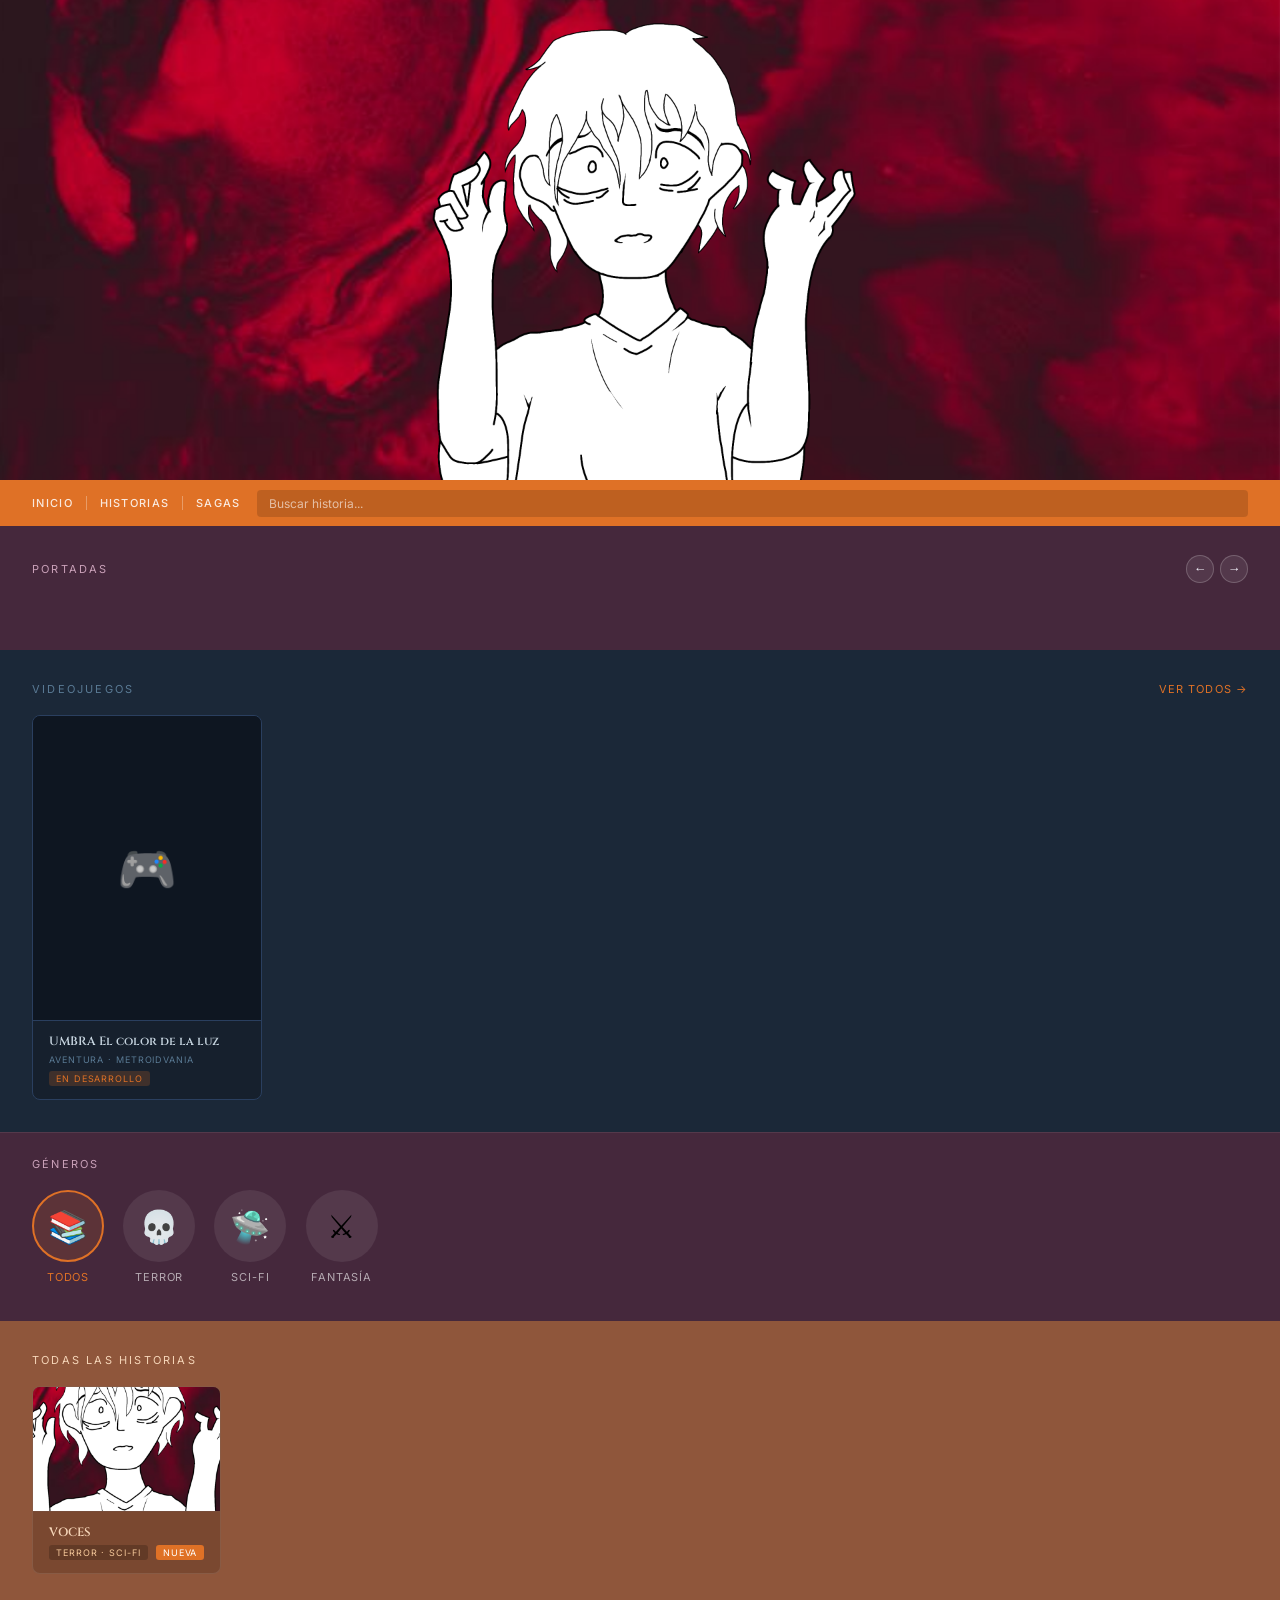
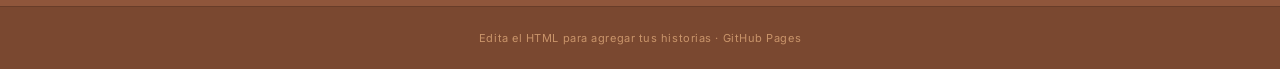
<file: index.html>
<!DOCTYPE html>
<html lang="es">
<head>
  <meta charset="UTF-8">
  <meta name="viewport" content="width=device-width, initial-scale=1.0">
  <title>JK-Tlahtolli</title>
  <link rel="stylesheet" href="style.css">
  <link href="https://fonts.googleapis.com/css2?family=Cinzel:wght@400;600&family=Inter:wght@300;400;500&display=swap" rel="stylesheet">
</head>
<body>

  <header class="banner">
    <img src="imagenes/BannerV1.png" alt="Banner" style="width:100%;height:100%;object-fit:cover;">
  </header>

  <nav class="barra">
    <div class="barra-nav">
      <a href="index.html" class="barra-link">Inicio</a>
      <div class="barra-sep"></div>
      <a href="#historias" class="barra-link">Historias</a>
      <div class="barra-sep"></div>
      <a href="#sagas" class="barra-link">Sagas</a>
    </div>
    <input class="barra-busqueda" type="text" placeholder="Buscar historia..." id="busqueda">
  </nav>

  <section class="carrusel-wrap">
    <div class="carrusel-header">
      <span class="carrusel-titulo">Portadas</span>
      <div class="carrusel-nav">
        <button class="nav-btn" id="prev" aria-label="Anterior">&#8592;</button>
        <button class="nav-btn" id="next" aria-label="Siguiente">&#8594;</button>
      </div>
    </div>
    <div class="carrusel-pista-wrap">
      <div class="carrusel-pista" id="pista">

     <!--   <div class="slide" onclick="location.href='historias/voces/index.html'">
          <div class="slide-portada">
            <img src="historias/voces/imagenes/VocesPH.png" alt="VOCES">
          </div>
          <p class="slide-titulo">VOCES</p>
          <span class="slide-tag">Terror · Sci-fi</span>
        </div>

        <div class="slide" onclick="location.href='historias/cenizas/index.html'">
          <div class="slide-portada">Portada</div>
          <p class="slide-titulo">Yarbatashy</p>
          <span class="slide-tag">Fantasía épica</span>
        </div>

        <!-- PLANTILLA SLIDE:
        <div class="slide" onclick="location.href='historias/tu-historia/index.html'">
          <div class="slide-portada">
            <img src="historias/tu-historia/imagenes/portada.jpg" alt="Título">
          </div>
          <p class="slide-titulo">Título</p>
          <span class="slide-tag">Género</span>
        </div>
        -->

      </div>
    </div>
    <div class="carrusel-dots" id="dots"></div>
  </section>

  <section class="sagas-wrap" id="sagas" style="display:none">
    <div class="saga-tabs-bar" id="saga-tabs"></div>
    <div class="sagas-body">
      <div class="saga-portada-wrap">
        <div class="saga-portada-bg" id="saga-bg"></div>
        <div class="saga-portada-overlay"></div>
        <div class="saga-portada-info" id="saga-nombre"></div>
      </div>
      <div class="saga-historias-outer">
        <button class="saga-flecha" id="saga-prev">&#8592;</button>
        <div class="saga-historias-pista-wrap">
          <div class="saga-historias-pista" id="saga-historias"></div>
        </div>
        <button class="saga-flecha" id="saga-next">&#8594;</button>
      </div>
    </div>
  </section>

  <!-- GÉNEROS -->
  
  <section class="juegos-wrap" id="juegos">
    <div class="juegos-header">
      <span class="juegos-label">Videojuegos</span>
      <a href="juegos/index.html" class="juegos-ver-todos">Ver todos →</a>
    </div>
    <div class="juegos-grid">

      <a href="juegos/UMBRA/index.html" class="juego-tarjeta">
        <div class="juego-portada">
          <!-- PORTADA DEL JUEGO:
               Reemplaza el emoji por:
               <img src="juegos/juego-ejemplo/imagenes/portada.jpg" alt="Nombre"> -->
          🎮
        </div>
        <div class="juego-info">
          <p class="juego-titulo">UMBRA El color de la luz</p>
          <div class="juego-meta">
            <span class="juego-tag">Aventura · Metroidvania</span>
            <span class="juego-estado en-desarrollo">En desarrollo</span>
          </div>
        </div>
      </a>
      <!-- PLANTILLA — copia para agregar más juegos:
      <a href="juegos/tu-juego/index.html" class="juego-tarjeta">
        <div class="juego-portada">
          <img src="juegos/tu-juego/imagenes/portada.jpg" alt="Nombre">
        </div>
        <div class="juego-info">
          <p class="juego-titulo">Título del Juego</p>
          <div class="juego-meta">
            <span class="juego-tag">Género</span>
            <span class="juego-estado en-desarrollo">En desarrollo</span>
          </div>
        </div>
      </a>
      -->

    </div>
  </section>

  <section class="generos-wrap">
    <p class="generos-label">Géneros</p>
    <div class="generos-lista">

      <div class="genero activo" data-genero="todos" onclick="filtrarGenero(this)">
        <div class="genero-icono">
          <!-- Con imagen: <img src="imagenes/generos/todos.png" alt="Todos"> -->
          <span class="genero-icono-emoji">📚</span>
        </div>
        <span class="genero-nombre">Todos</span>
      </div>

      <div class="genero" data-genero="terror" onclick="filtrarGenero(this)">
        <div class="genero-icono">
          <!-- Con imagen: <img src="imagenes/generos/terror.png" alt="Terror"> -->
          <span class="genero-icono-emoji">💀</span>
        </div>
        <span class="genero-nombre">Terror</span>
      </div>

      <div class="genero" data-genero="sci-fi" onclick="filtrarGenero(this)">
        <div class="genero-icono">
          <!-- Con imagen: <img src="imagenes/generos/scifi.png" alt="Sci-fi"> -->
          <span class="genero-icono-emoji">🛸</span>
        </div>
        <span class="genero-nombre">Sci-fi</span>
      </div>

      <div class="genero" data-genero="fantasia" onclick="filtrarGenero(this)">
        <div class="genero-icono">
          <span class="genero-icono-emoji">⚔</span>
        </div>
        <span class="genero-nombre">Fantasía</span>
      </div>

      <!-- PLANTILLA — copia para agregar más géneros:
      <div class="genero" data-genero="nombre-genero" onclick="filtrarGenero(this)">
        <div class="genero-icono">
          <img src="imagenes/generos/nombre.png" alt="Género">
        </div>
        <span class="genero-nombre">Nombre</span>
      </div>
      -->

    </div>
  </section>

  <section class="extension" id="historias">
    <p class="ext-label">Todas las historias</p>
    <p class="sin-resultados" id="sin-resultados">No hay historias en este género todavía.</p>
    <div class="grid" id="grid-historias">

      <a href="historias/voces/index.html" class="tarjeta" data-generos="terror sci-fi">
        <div class="tarjeta-portada">
          <img src="historias/voces/imagenes/VocesPH.png" alt="VOCES">
        </div>
        <div class="tarjeta-info">
          <p class="tarjeta-titulo">VOCES</p>
          <div class="tarjeta-meta">
            <span class="tag">Terror · Sci-fi</span>
            <span class="nueva">Nueva</span>
          </div>
        </div>
      </a>

      <!-- PLANTILLA TARJETA:
      <a href="historias/tu-historia/index.html" class="tarjeta">
        <div class="tarjeta-portada">
          <img src="historias/tu-historia/imagenes/portada.jpg" alt="Título">
        </div>
        <div class="tarjeta-info">
          <p class="tarjeta-titulo">Título</p>
          <div class="tarjeta-meta">
            <span class="tag">Género</span>
            <span class="estado">Cap. 1</span>
          </div>
        </div>
      </a>

      <div class="tarjeta vacia">
        <div>
          <div class="vacia-icono">+</div>
          <p class="vacia-texto">Nueva historia</p>
        </div>
      </div>
      -->

    </div>
  </section>

  <footer class="pie">
    <p>Edita el HTML para agregar tus historias · <a href="https://pages.github.com" target="_blank" style="color:inherit">GitHub Pages</a></p>
  </footer>

  <script src="script.js"></script>
  <script src="sagas.js"></script>
</body>
</html>
</file>
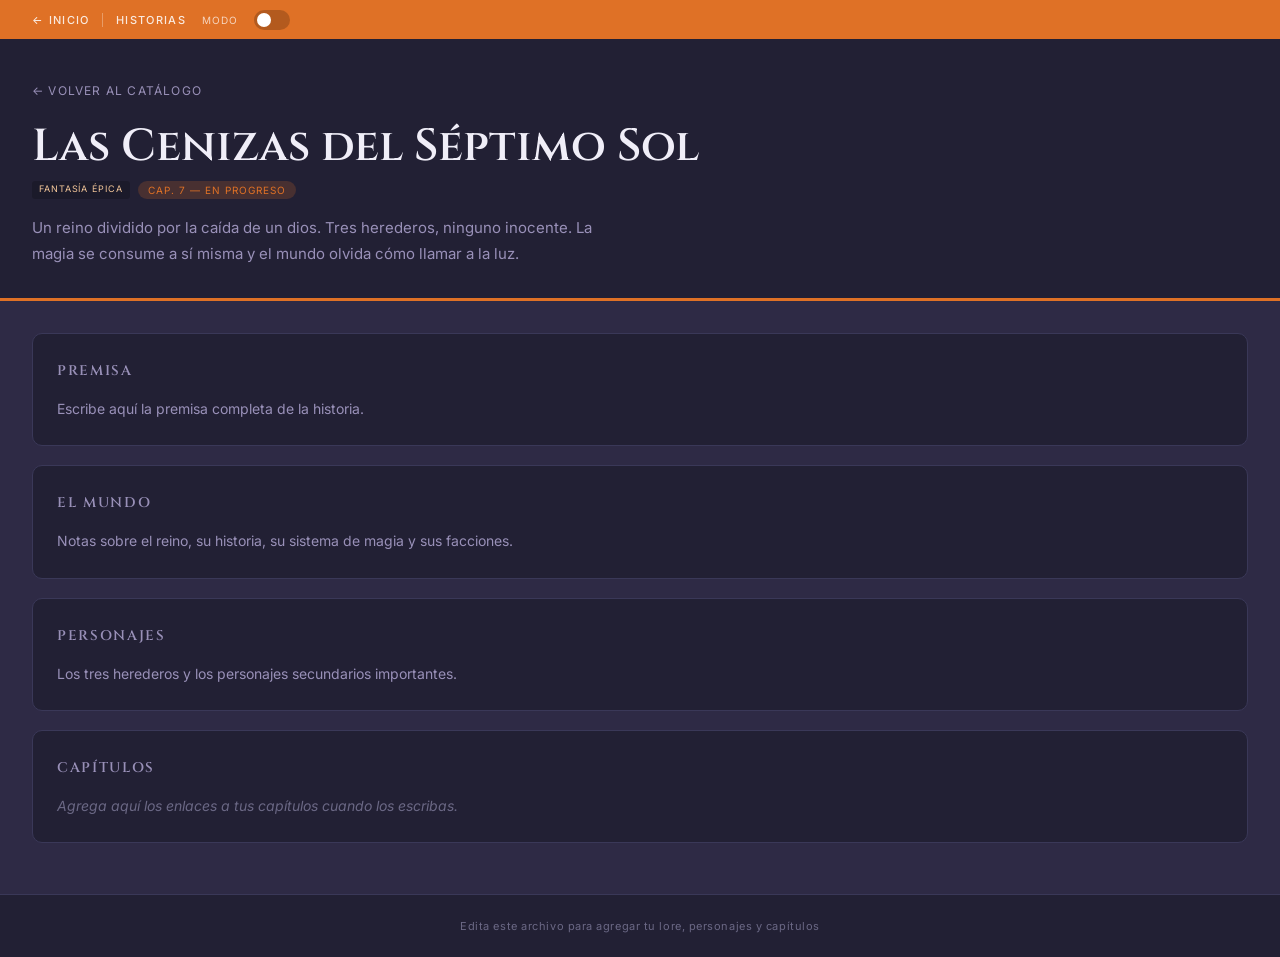
<file: historias/cenizas/index.html>
<!DOCTYPE html>
<html lang="es">
<head>
  <meta charset="UTF-8">
  <meta name="viewport" content="width=device-width, initial-scale=1.0">
  <title>Las Cenizas del Séptimo Sol — Mis Historias</title>
  <link rel="stylesheet" href="../../style.css">
  <link href="https://fonts.googleapis.com/css2?family=Cinzel:wght@400;600&family=Inter:wght@300;400;500&display=swap" rel="stylesheet">
</head>
<body>

  <nav class="barra">
    <div class="barra-nav">
      <a href="../../index.html" class="barra-link">← Inicio</a>
      <div class="barra-sep"></div>
      <a href="../../index.html#historias" class="barra-link">Historias</a>
    </div>
    <span class="toggle-label">Modo</span>
    <button class="toggle" id="toggle" aria-label="Cambiar modo">
      <div class="toggle-circulo"></div>
    </button>
  </nav>

  <header class="interior-hero">
    <a href="../../index.html" class="interior-back">← Volver al catálogo</a>
    <h1 class="interior-titulo">Las Cenizas del Séptimo Sol</h1>
    <div class="interior-tags">
      <span class="tag">Fantasía épica</span>
      <span class="tag-estado">Cap. 7 — En progreso</span>
    </div>
    <p class="interior-desc">
      Un reino dividido por la caída de un dios. Tres herederos, ninguno inocente.
      La magia se consume a sí misma y el mundo olvida cómo llamar a la luz.
    </p>
  </header>

  <main class="interior-cuerpo">

    <div class="bloque">
      <p class="bloque-titulo">Premisa</p>
      <p>Escribe aquí la premisa completa de la historia.</p>
    </div>

    <div class="bloque">
      <p class="bloque-titulo">El mundo</p>
      <p>Notas sobre el reino, su historia, su sistema de magia y sus facciones.</p>
    </div>

    <div class="bloque">
      <p class="bloque-titulo">Personajes</p>
      <p>Los tres herederos y los personajes secundarios importantes.</p>
    </div>

    <div class="bloque">
      <p class="bloque-titulo">Capítulos</p>
      <p style="color:#6b6885;font-style:italic">Agrega aquí los enlaces a tus capítulos cuando los escribas.</p>
    </div>

  </main>

  <footer class="interior-pie">
    Edita este archivo para agregar tu lore, personajes y capítulos
  </footer>

  <script src="../../script.js"></script>
</body>
</html>
</file>
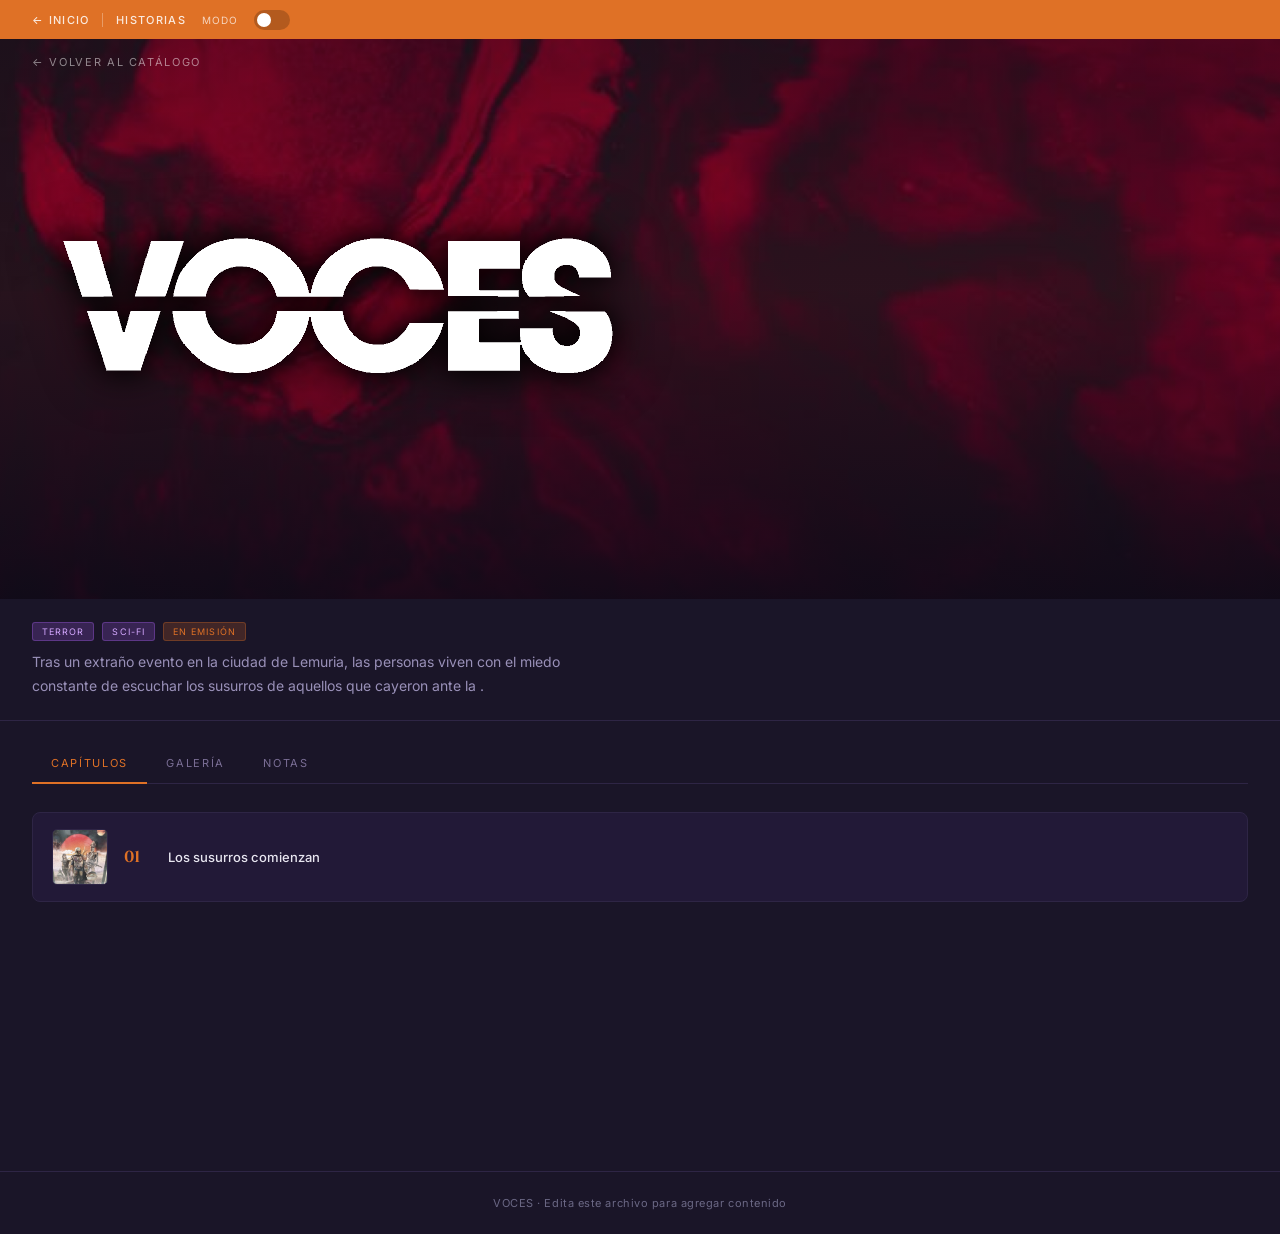
<file: historias/voces/index.html>
<!DOCTYPE html>
<html lang="es">
<head>
  <meta charset="UTF-8">
  <meta name="viewport" content="width=device-width, initial-scale=1.0">
  <title>VOCES — Mis Historias</title>
  <link rel="stylesheet" href="../../style.css">
  <link rel="stylesheet" href="voces.css">
  <link href="https://fonts.googleapis.com/css2?family=Cinzel:wght@400;600&family=Inter:wght@300;400;500&display=swap" rel="stylesheet">
</head>
<body>

  <nav class="barra">
    <div class="barra-nav">
      <a href="../../index.html" class="barra-link">← Inicio</a>
      <div class="barra-sep"></div>
      <a href="../../index.html#historias" class="barra-link">Historias</a>
    </div>
    <span class="toggle-label">Modo</span>
    <button class="toggle" id="toggle" aria-label="Cambiar modo">
      <div class="toggle-circulo"></div>
    </button>
  </nav>

  <div class="historia-hero">
    <img class="historia-hero-bg" src="imagenes/BannerVoces.png" alt="Fondo VOCES">
    <div class="historia-hero-overlay"></div>
    <a href="../../index.html" class="historia-back">← Volver al catálogo</a>
    <div class="titulo-img-wrap">
      <img class="titulo-img" src="imagenes/TituloVoces.png" alt="VOCES">
    </div>
  </div>

  <div class="historia-info">
    <div class="historia-tags">
      <span class="tags">Terror</span>
      <span class="tags">Sci-fi</span>
      <span class="tag tag-acento">En emisión</span>
    </div>
    <p class="historia-desc">
      Tras un extraño evento en la ciudad de Lemuria, las personas viven con el miedo constante de escuchar los susurros de aquellos que cayeron ante la .
    </p>
  </div>

  <div class="cuerpo">
    <div class="tabs">
      <div class="tab activo" onclick="cambiarTab(0)">Capítulos</div>
      <div class="tab" onclick="cambiarTab(1)">Galería</div>
      <div class="tab" onclick="cambiarTab(2)">Notas</div>
    </div>

    <!-- CAPÍTULOS -->
    <div class="panel activo" id="panel-0">
      <div class="capitulo-lista">

        <a href="capitulos/cap01/index.html" class="capitulo">
          <div class="cap-thumb">
            <img src="capitulos/cap01/pag01.jpg" alt="Cap 01">
          </div>
          <span class="cap-num">01</span>
          <div class="cap-info">
            <p class="cap-titulo-item">Los susurros comienzan</p>
          </div>
        </a>

        <!-- PLANTILLA — copia y edita para agregar capítulos:
        <a href="capitulos/cap02/index.html" class="capitulo">
          <div class="cap-thumb">
            <img src="capitulos/cap02/pag01.jpg" alt="Cap 02">
          </div>
          <span class="cap-num">02</span>
          <div class="cap-info">
            <p class="cap-titulo-item">Título del capítulo</p>
          </div>
        </a>
        -->

      </div>
    </div>

    <!-- GALERÍA -->
    <div class="panel" id="panel-1">
      <div class="galeria" id="galeria">
        <p class="vacio-texto">Aún no hay imágenes en la galería.</p>
      </div>
    </div>

    <!-- NOTAS -->
    <div class="panel" id="panel-2">
      <div id="lista-notas"></div>
      <button class="btn-nueva" id="btn-nueva">+ Nueva nota</button>
    </div>
  </div>

  <footer class="interior-pie">
    VOCES · Edita este archivo para agregar contenido
  </footer>

  <div class="lightbox" id="lightbox">
    <div class="lb-top">
      <span class="lb-contador" id="lb-contador"></span>
      <button class="lb-cerrar" id="lb-cerrar">✕ Cerrar</button>
    </div>
    <div class="lb-centro">
      <button class="lb-btn" id="lb-prev">&#8592;</button>
      <div class="lb-img-wrap" id="lb-img-wrap"></div>
      <button class="lb-btn" id="lb-next">&#8594;</button>
    </div>
    <div class="lb-miniaturas" id="lb-miniaturas"></div>
  </div>

  <input type="file" class="file-input" id="file-input" accept="image/*" multiple>

  <script src="../../script.js"></script>
  <script src="notas.js"></script>
</body>
</html>
</file>
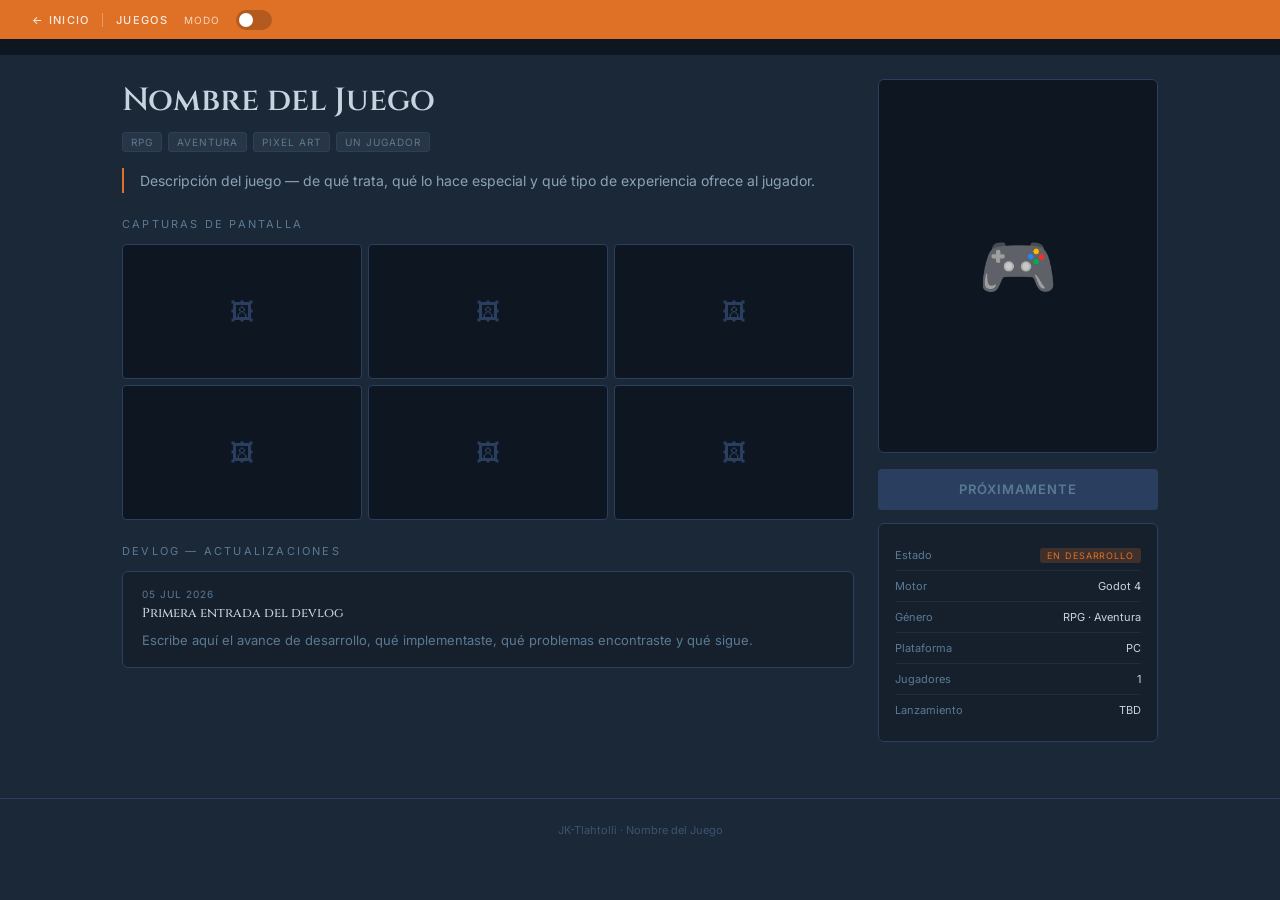
<file: juegos/juego-ejemplo/index.html>
<!DOCTYPE html>
<html lang="es">
<head>
  <meta charset="UTF-8">
  <meta name="viewport" content="width=device-width, initial-scale=1.0">
  <title>Nombre del Juego — JK-Tlahtolli</title>
  <link rel="stylesheet" href="../../style.css">
  <link rel="stylesheet" href="juego.css">
  <link href="https://fonts.googleapis.com/css2?family=Cinzel:wght@400;600&family=Inter:wght@300;400;500&display=swap" rel="stylesheet">
</head>
<body>

  <nav class="barra">
    <div class="barra-nav">
      <a href="../../index.html" class="barra-link">← Inicio</a>
      <div class="barra-sep"></div>
      <a href="../index.html" class="barra-link">Juegos</a>
    </div>
    <span class="toggle-label">Modo</span>
    <button class="toggle" id="toggle" aria-label="Cambiar modo">
      <div class="toggle-circulo"></div>
    </button>
  </nav>

  <!-- ================================================
    BANNER PRINCIPAL
    Para MOSTRAR el banner: descomenta el bloque de abajo
    y comenta o elimina el bloque "BANNER DESACTIVADO"
    
    Para OCULTAR el banner: comenta o elimina el bloque
    "BANNER ACTIVADO" y deja solo el "BANNER DESACTIVADO"
  ================================================= -->

  <!-- BANNER ACTIVADO — descomenta para mostrar:
  <div class="juego-banner">
    <img src="imagenes/banner.jpg" alt="Banner del juego">
  </div>
  -->

  <!-- BANNER DESACTIVADO — elimina esto cuando actives el banner -->
  <div class="juego-banner-vacio"></div>

  <!-- ================================================
    FIN DEL BANNER
  ================================================= -->

  <div class="juego-body">

    <!-- COLUMNA IZQUIERDA -->
    <div class="juego-main">
      <h1 class="juego-titulo-grande">Nombre del Juego</h1>

      <div class="juego-tags-wrap">
        <span class="juego-tag-item">RPG</span>
        <span class="juego-tag-item">Aventura</span>
        <span class="juego-tag-item">Pixel Art</span>
        <span class="juego-tag-item">Un jugador</span>
        <!-- Agrega más géneros/tags aquí -->
      </div>

      <p class="juego-desc">
        Descripción del juego — de qué trata, qué lo hace especial
        y qué tipo de experiencia ofrece al jugador.
      </p>

      <!-- CAPTURAS DE PANTALLA -->
      <p class="juego-seccion-label">Capturas de pantalla</p>
      <div class="juego-capturas">

        <div class="captura">
          <!-- Con imagen: <img src="imagenes/captura01.jpg" alt="Captura 1"> -->
          <div class="captura-placeholder">🖼</div>
        </div>
        <div class="captura">
          <div class="captura-placeholder">🖼</div>
        </div>
        <div class="captura">
          <div class="captura-placeholder">🖼</div>
        </div>
        <div class="captura">
          <div class="captura-placeholder">🖼</div>
        </div>
        <div class="captura">
          <div class="captura-placeholder">🖼</div>
        </div>
        <div class="captura">
          <div class="captura-placeholder">🖼</div>
        </div>

        <!-- PLANTILLA captura:
        <div class="captura">
          <img src="imagenes/capturaXX.jpg" alt="Captura X">
        </div>
        -->

      </div>

      <!-- DEVLOG -->
      <p class="juego-seccion-label">Devlog — Actualizaciones</p>
      <div class="devlog-lista">

        <div class="devlog-entrada">
          <p class="devlog-fecha">05 Jul 2026</p>
          <p class="devlog-titulo">Primera entrada del devlog</p>
          <p class="devlog-texto">Escribe aquí el avance de desarrollo, qué implementaste, qué problemas encontraste y qué sigue.</p>
        </div>

        <!-- PLANTILLA devlog:
        <div class="devlog-entrada">
          <p class="devlog-fecha">DD Mes AAAA</p>
          <p class="devlog-titulo">Título de la entrada</p>
          <p class="devlog-texto">Descripción del avance...</p>
        </div>
        -->

      </div>
    </div>

    <!-- COLUMNA DERECHA — FICHA -->
    <div class="juego-ficha">

      <div class="ficha-portada">
        <!-- PORTADA:
             <img src="imagenes/portada.jpg" alt="Nombre del Juego"> -->
        🎮
      </div>

      <!-- BOTÓN DE JUGAR/DEMO -->
      <!-- Cuando haya demo, reemplaza el botón desactivado por:
           <a href="URL_DE_LA_DEMO" class="btn-jugar" target="_blank">Jugar demo</a> -->
      <button class="btn-jugar" disabled>Próximamente</button>

      <div class="ficha-info">
        <div class="ficha-row">
          <span class="ficha-key">Estado</span>
          <span class="ficha-val"><span class="juego-estado en-desarrollo">En desarrollo</span></span>
        </div>
        <div class="ficha-row">
          <span class="ficha-key">Motor</span>
          <span class="ficha-val">Godot 4</span>
        </div>
        <div class="ficha-row">
          <span class="ficha-key">Género</span>
          <span class="ficha-val">RPG · Aventura</span>
        </div>
        <div class="ficha-row">
          <span class="ficha-key">Plataforma</span>
          <span class="ficha-val">PC</span>
        </div>
        <div class="ficha-row">
          <span class="ficha-key">Jugadores</span>
          <span class="ficha-val">1</span>
        </div>
        <div class="ficha-row">
          <span class="ficha-key">Lanzamiento</span>
          <span class="ficha-val">TBD</span>
        </div>
        <!-- Agrega más filas aquí con el mismo patrón -->
      </div>

    </div>
  </div>

  <footer class="juego-pie">
    JK-Tlahtolli · Nombre del Juego
  </footer>

  <script src="../../script.js"></script>
</body>
</html>
</file>
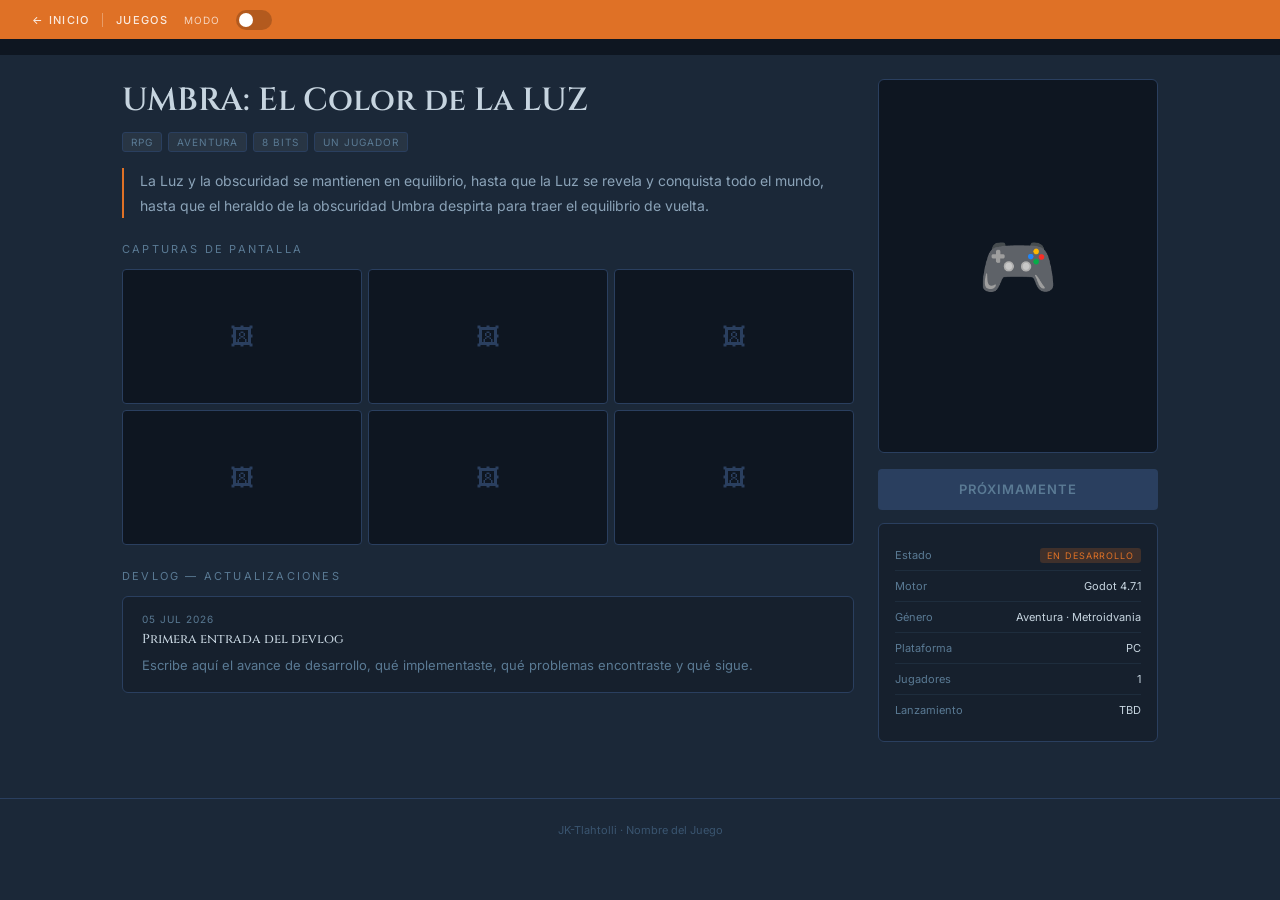
<file: juegos/UMBRA/index.html>
<!DOCTYPE html>
<html lang="es">
<head>
  <meta charset="UTF-8">
  <meta name="viewport" content="width=device-width, initial-scale=1.0">
  <title>UMBRA El Color de la LUZ — JK-Tlahtolli</title>
  <link rel="stylesheet" href="../../style.css">
  <link rel="stylesheet" href="juego.css">
  <link href="https://fonts.googleapis.com/css2?family=Cinzel:wght@400;600&family=Inter:wght@300;400;500&display=swap" rel="stylesheet">
</head>
<body>

  <nav class="barra">
    <div class="barra-nav">
      <a href="../../index.html" class="barra-link">← Inicio</a>
      <div class="barra-sep"></div>
      <a href="../index.html" class="barra-link">Juegos</a>
    </div>
    <span class="toggle-label">Modo</span>
    <button class="toggle" id="toggle" aria-label="Cambiar modo">
      <div class="toggle-circulo"></div>
    </button>
  </nav>

  <!-- ================================================
    BANNER PRINCIPAL
    Para MOSTRAR el banner: descomenta el bloque de abajo
    y comenta o elimina el bloque "BANNER DESACTIVADO"
    
    Para OCULTAR el banner: comenta o elimina el bloque
    "BANNER ACTIVADO" y deja solo el "BANNER DESACTIVADO"
  ================================================= -->

  <!-- BANNER ACTIVADO — descomenta para mostrar:
  <div class="juego-banner">
    <img src="imagenes/banner.jpg" alt="Banner del juego">
  </div>
  -->

  <!-- BANNER DESACTIVADO — elimina esto cuando actives el banner -->
  <div class="juego-banner-vacio"></div>

  <!-- ================================================
    FIN DEL BANNER
  ================================================= -->

  <div class="juego-body">

    <!-- COLUMNA IZQUIERDA -->
    <div class="juego-main">
      <h1 class="juego-titulo-grande">UMBRA: El Color de La LUZ</h1>

      <div class="juego-tags-wrap">
        <span class="juego-tag-item">RPG</span>
        <span class="juego-tag-item">Aventura</span>
        <span class="juego-tag-item">8 Bits</span>
        <span class="juego-tag-item">Un jugador</span>
        <!-- Agrega más géneros/tags aquí -->
      </div>

      <p class="juego-desc">
        La Luz y la obscuridad se mantienen en equilibrio, hasta que la Luz se revela y conquista todo el mundo, hasta que el heraldo de la obscuridad Umbra despirta para traer el equilibrio de vuelta.
      </p>

      <!-- CAPTURAS DE PANTALLA -->
      <p class="juego-seccion-label">Capturas de pantalla</p>
      <div class="juego-capturas">

        <div class="captura">
          <!-- Con imagen: <img src="imagenes/captura01.jpg" alt="Captura 1"> -->
          <div class="captura-placeholder">🖼</div>
        </div>
        <div class="captura">
          <div class="captura-placeholder">🖼</div>
        </div>
        <div class="captura">
          <div class="captura-placeholder">🖼</div>
        </div>
        <div class="captura">
          <div class="captura-placeholder">🖼</div>
        </div>
        <div class="captura">
          <div class="captura-placeholder">🖼</div>
        </div>
        <div class="captura">
          <div class="captura-placeholder">🖼</div>
        </div>

        <!-- PLANTILLA captura:
        <div class="captura">
          <img src="imagenes/capturaXX.jpg" alt="Captura X">
        </div>
        -->

      </div>

      <!-- DEVLOG -->
      <p class="juego-seccion-label">Devlog — Actualizaciones</p>
      <div class="devlog-lista">

        <div class="devlog-entrada">
          <p class="devlog-fecha">05 Jul 2026</p>
          <p class="devlog-titulo">Primera entrada del devlog</p>
          <p class="devlog-texto">Escribe aquí el avance de desarrollo, qué implementaste, qué problemas encontraste y qué sigue.</p>
        </div>

        <!-- PLANTILLA devlog:
        <div class="devlog-entrada">
          <p class="devlog-fecha">DD Mes AAAA</p>
          <p class="devlog-titulo">Título de la entrada</p>
          <p class="devlog-texto">Descripción del avance...</p>
        </div>
        -->

      </div>
    </div>

    <!-- COLUMNA DERECHA — FICHA -->
    <div class="juego-ficha">

      <div class="ficha-portada">
        <!-- PORTADA:
             <img src="imagenes/portada.jpg" alt="Nombre del Juego"> -->
        🎮
      </div>

      <!-- BOTÓN DE JUGAR/DEMO -->
      <!-- Cuando haya demo, reemplaza el botón desactivado por:
           <a href="URL_DE_LA_DEMO" class="btn-jugar" target="_blank">Jugar demo</a> -->
      <button class="btn-jugar" disabled>Próximamente</button>

      <div class="ficha-info">
        <div class="ficha-row">
          <span class="ficha-key">Estado</span>
          <span class="ficha-val"><span class="juego-estado en-desarrollo">En desarrollo</span></span>
        </div>
        <div class="ficha-row">
          <span class="ficha-key">Motor</span>
          <span class="ficha-val">Godot 4.7.1</span>
        </div>
        <div class="ficha-row">
          <span class="ficha-key">Género</span>
          <span class="ficha-val">Aventura · Metroidvania</span>
        </div>
        <div class="ficha-row">
          <span class="ficha-key">Plataforma</span>
          <span class="ficha-val">PC</span>
        </div>
        <div class="ficha-row">
          <span class="ficha-key">Jugadores</span>
          <span class="ficha-val">1</span>
        </div>
        <div class="ficha-row">
          <span class="ficha-key">Lanzamiento</span>
          <span class="ficha-val">TBD</span>
        </div>
        <!-- Agrega más filas aquí con el mismo patrón -->
      </div>

    </div>
  </div>

  <footer class="juego-pie">
    JK-Tlahtolli · Nombre del Juego
  </footer>

  <script src="../../script.js"></script>
</body>
</html>
</file>
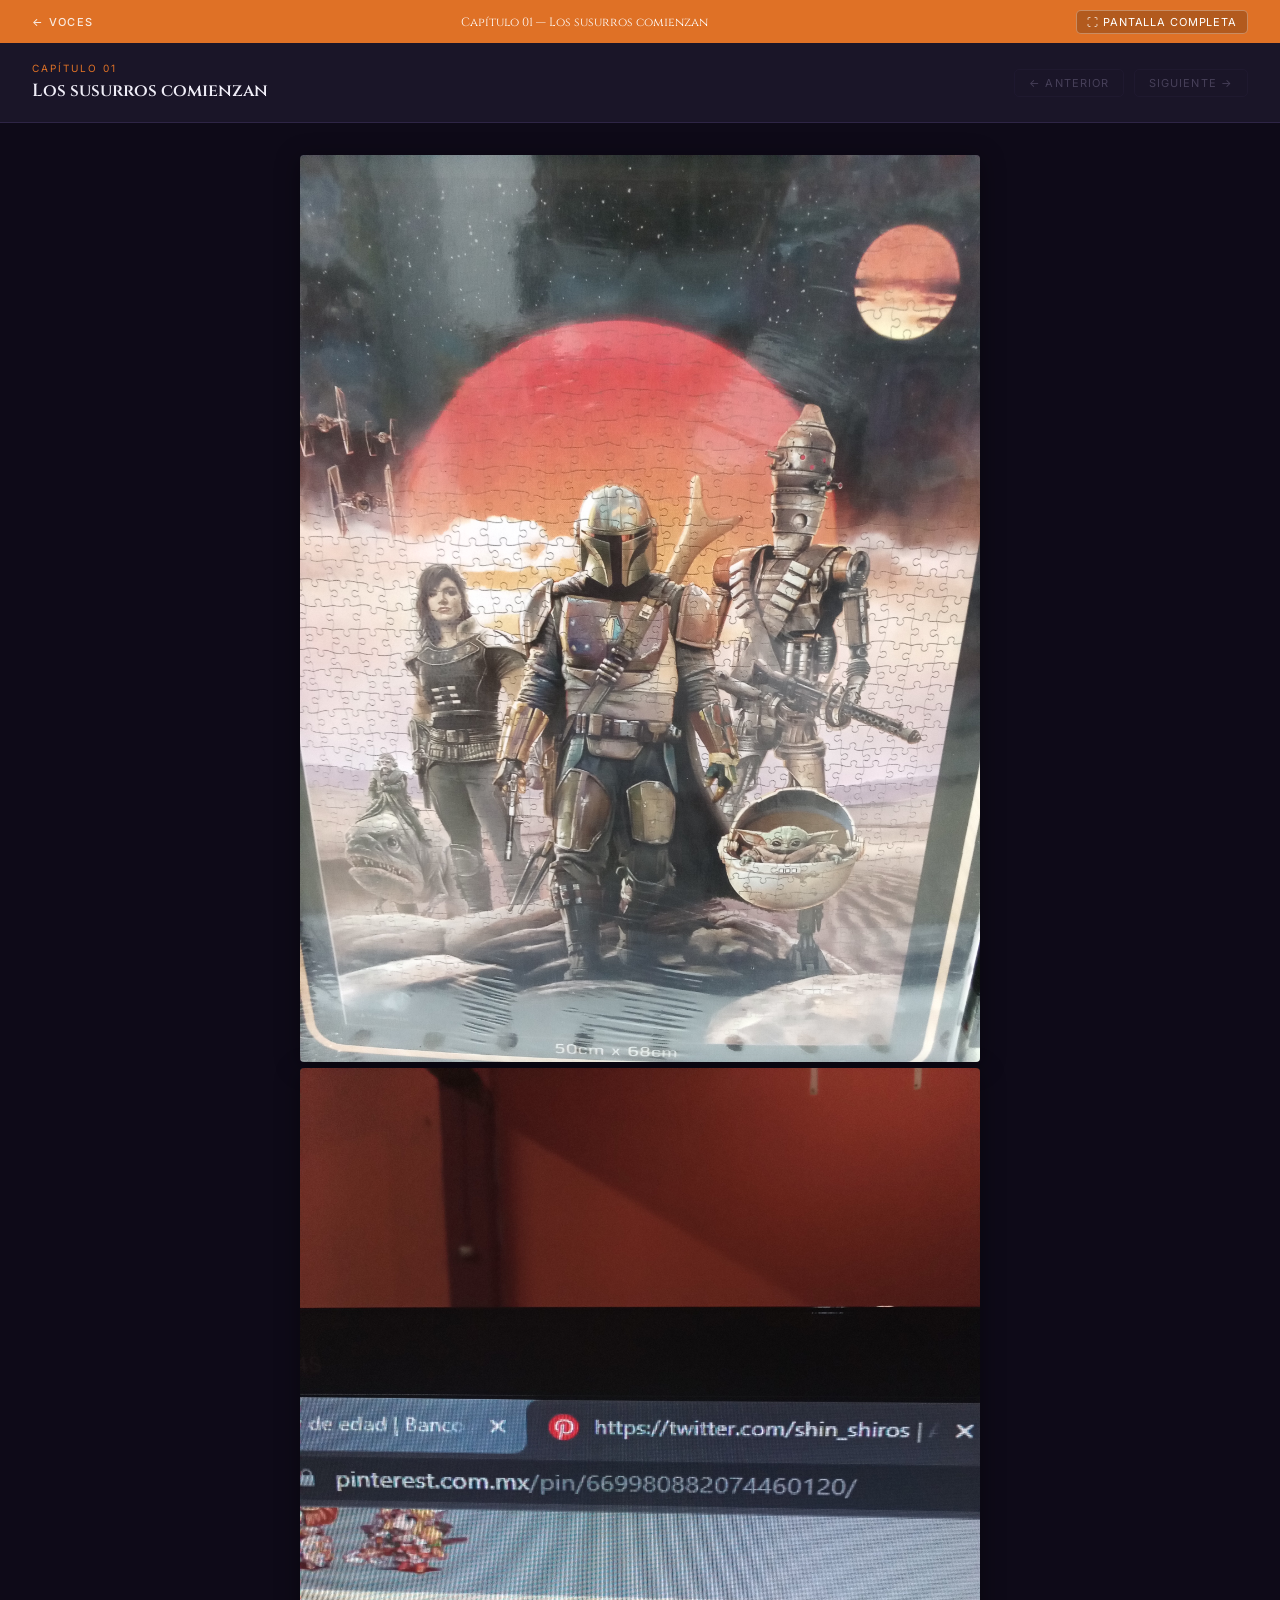
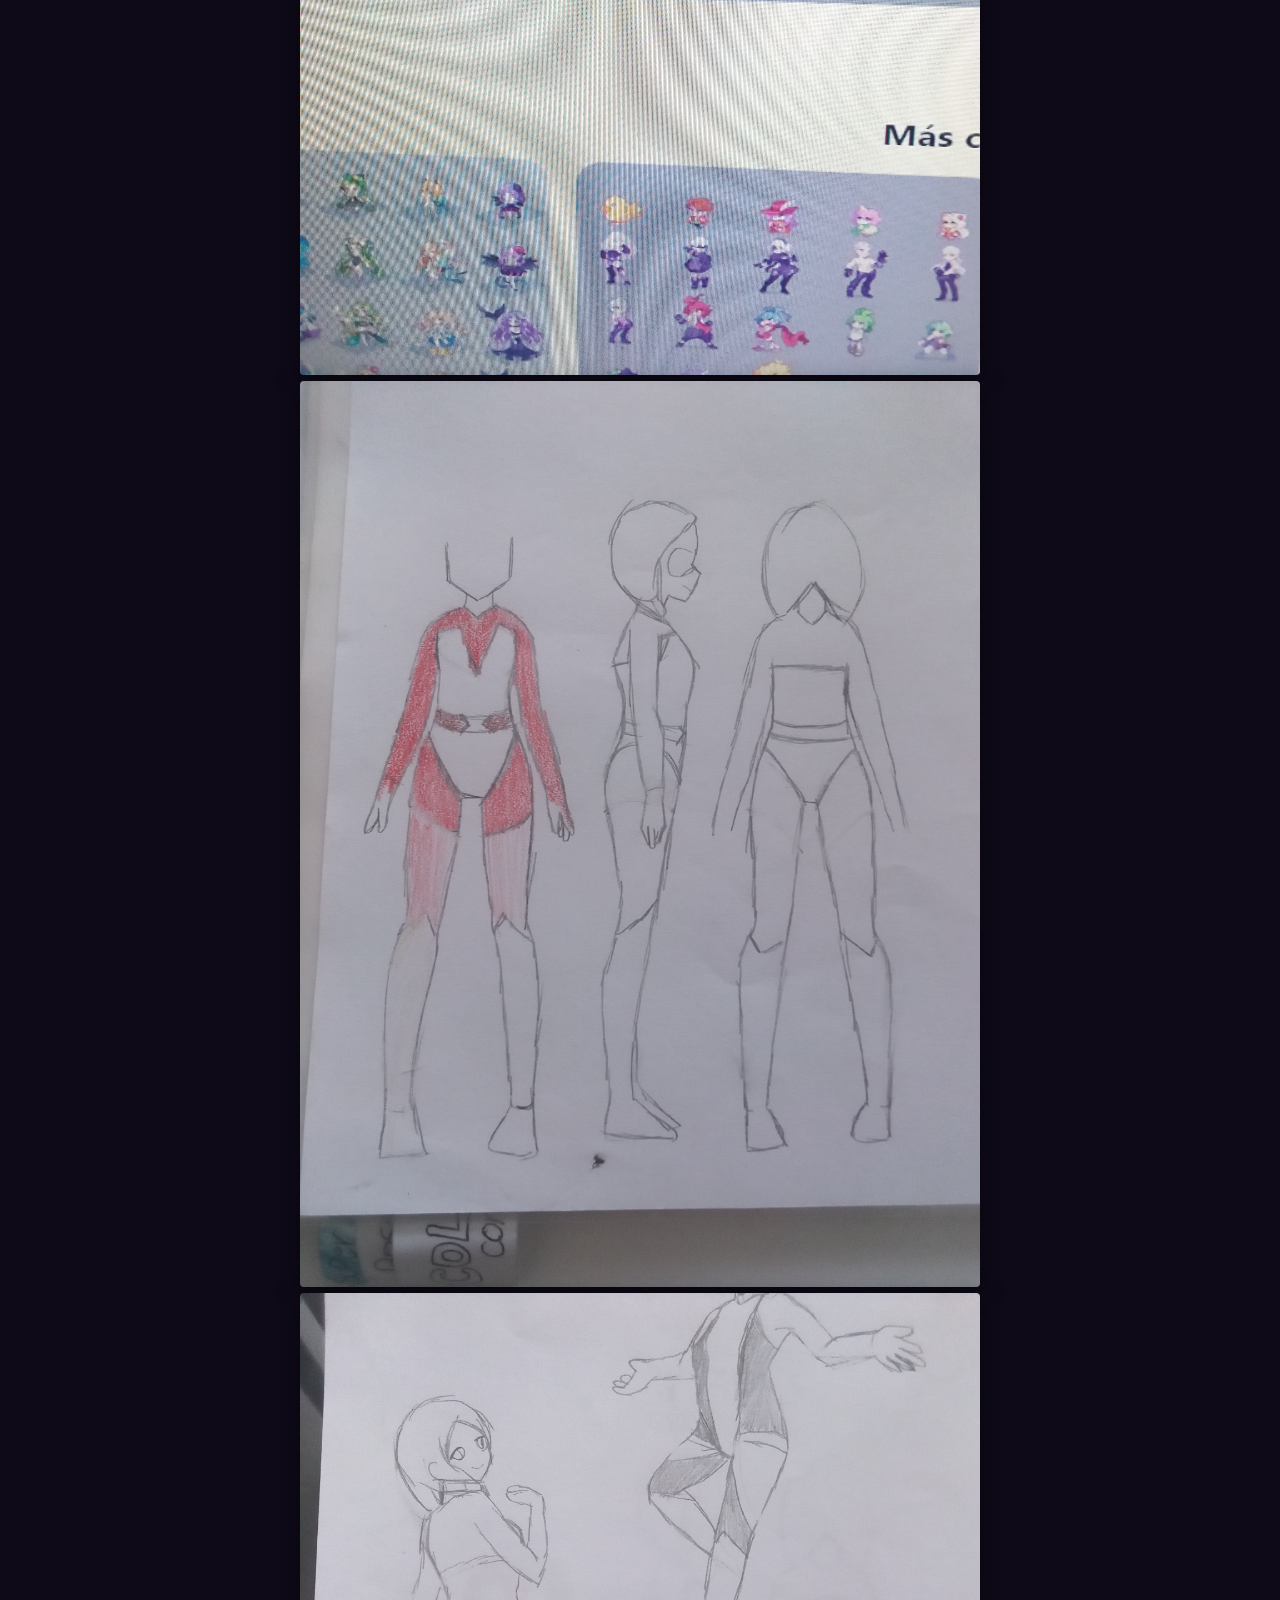
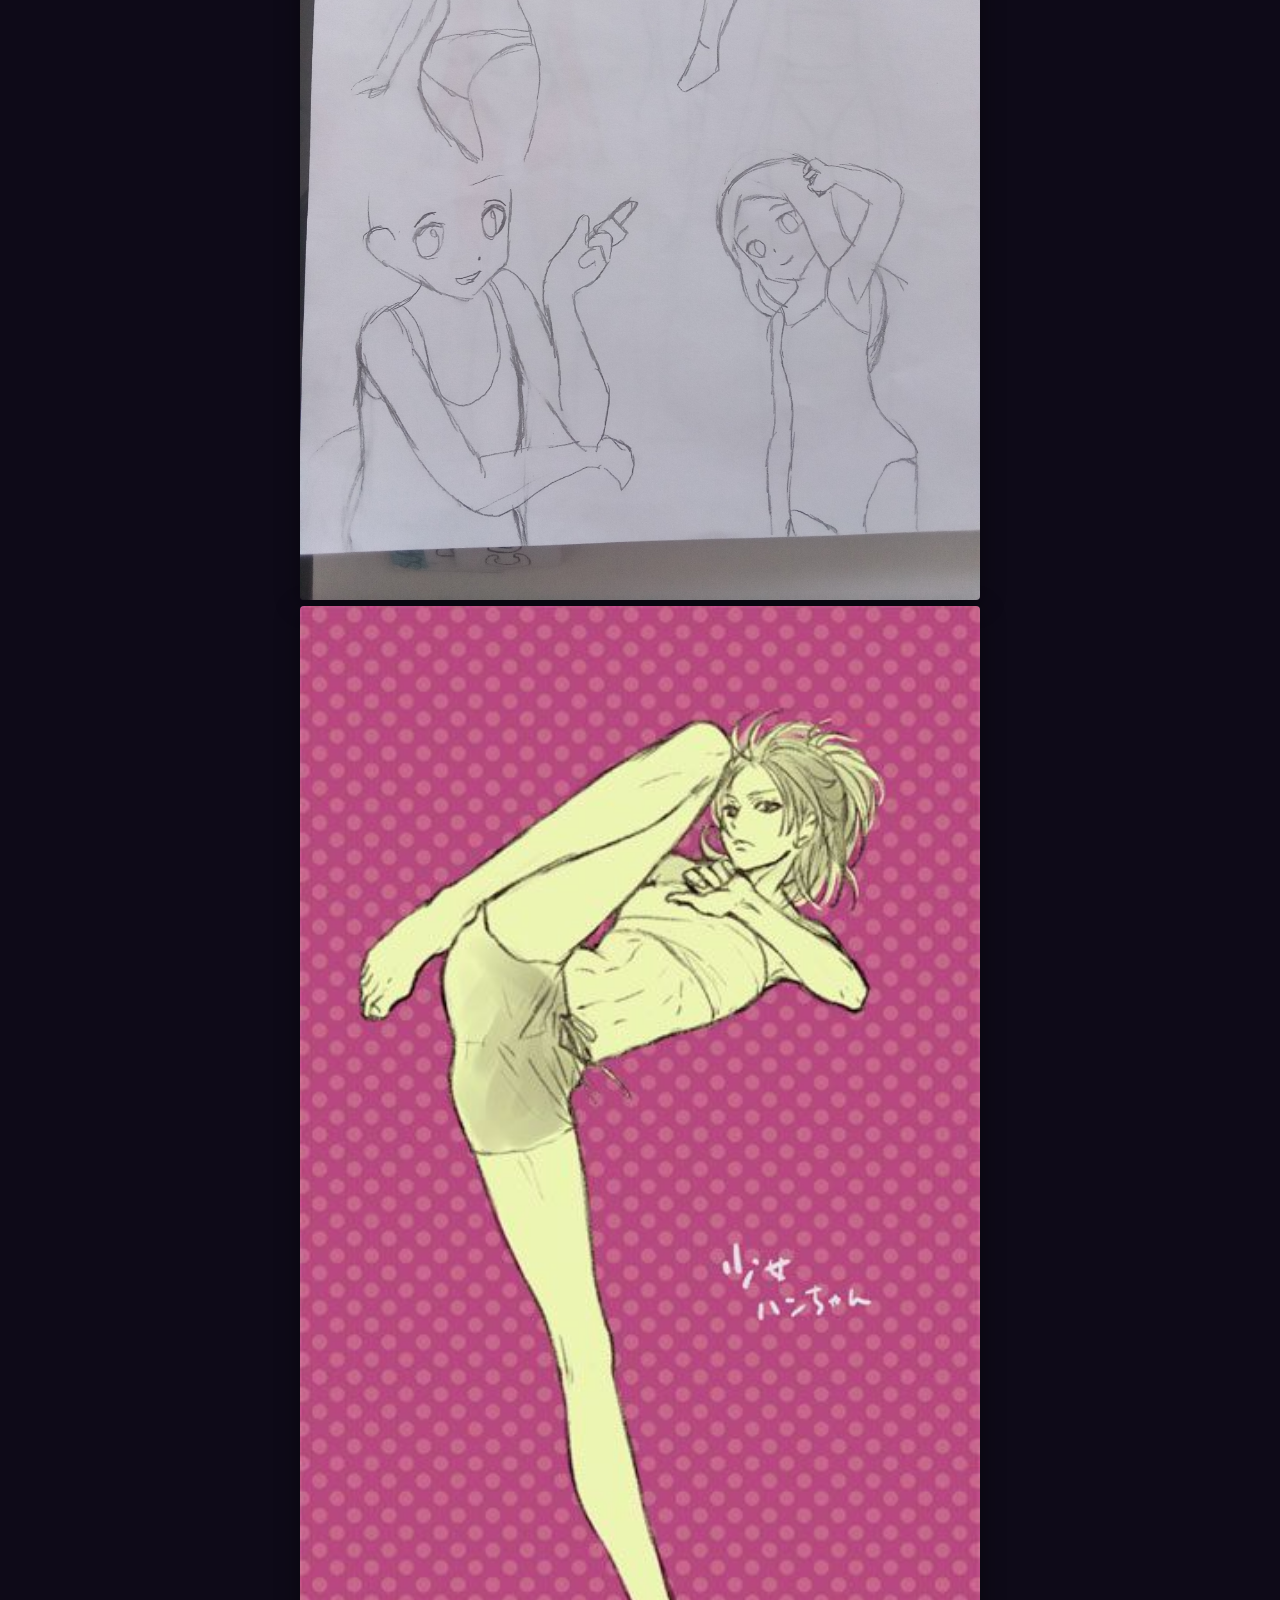
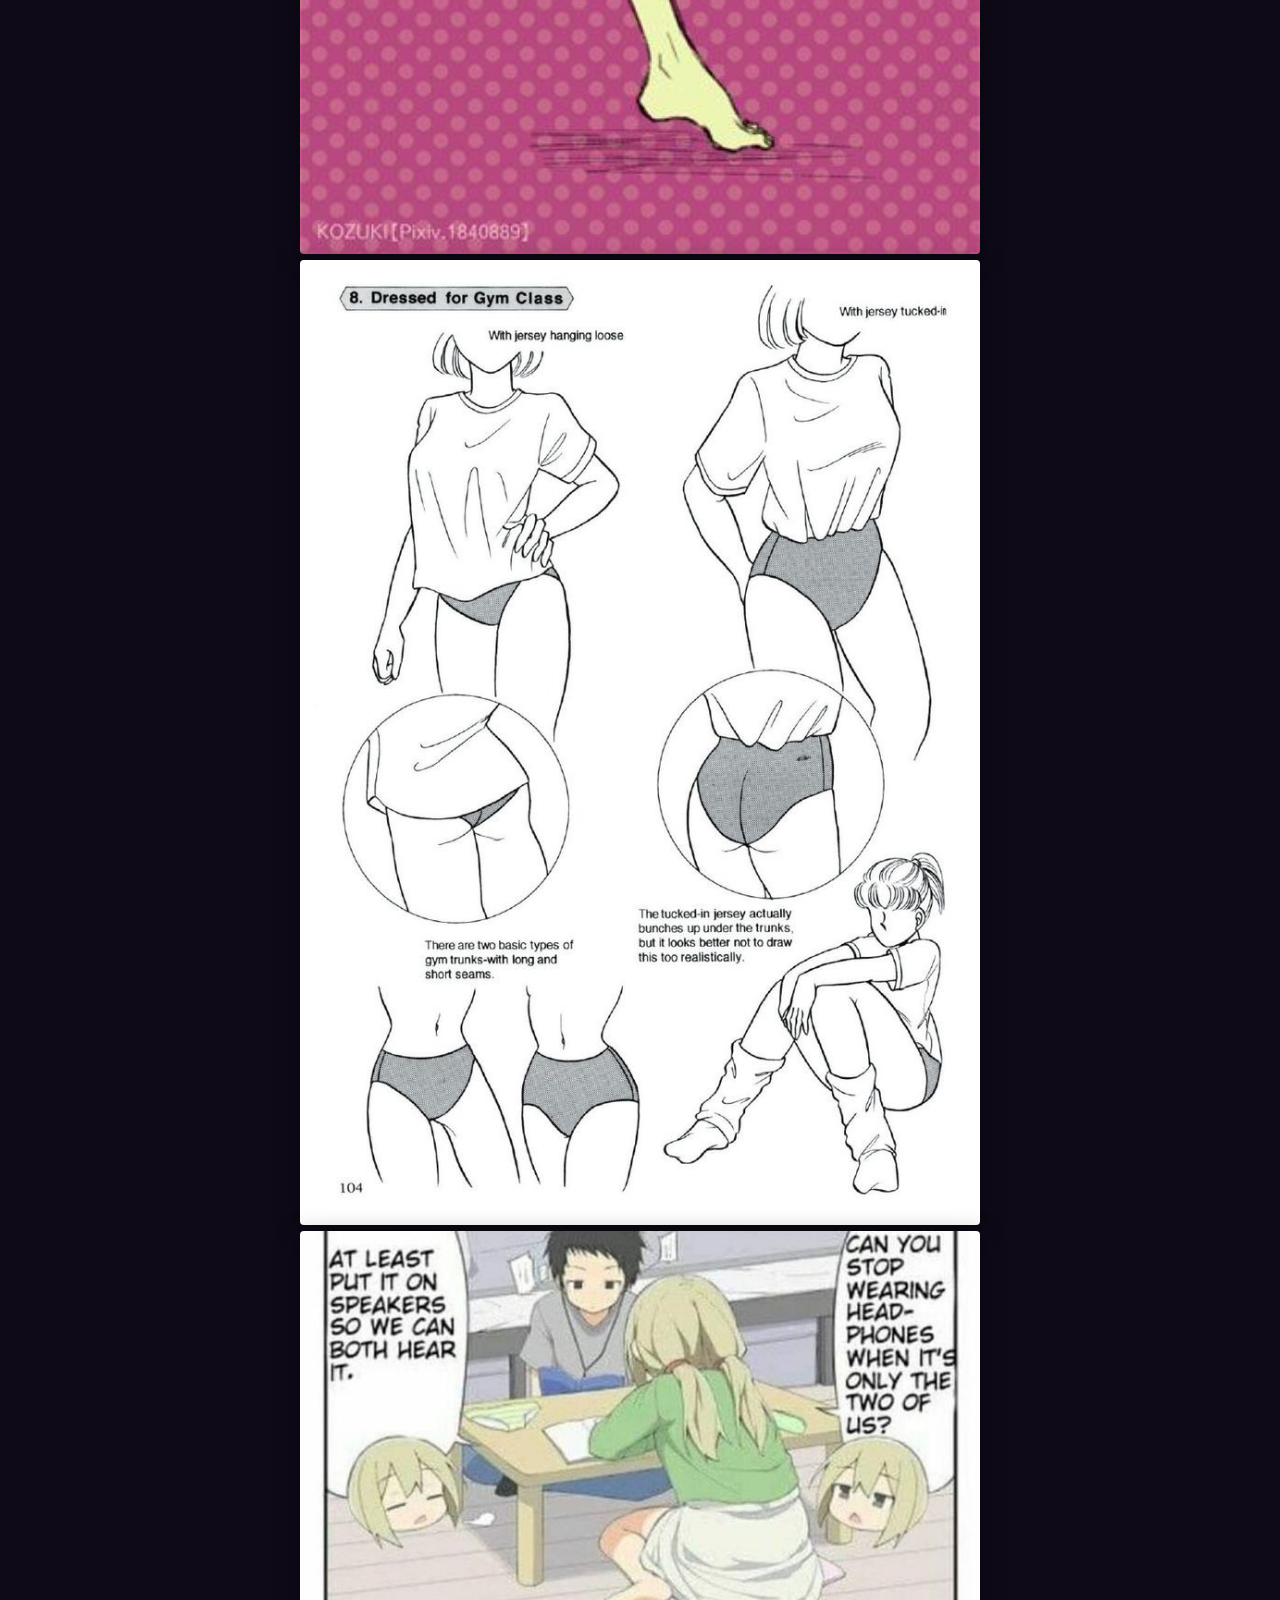
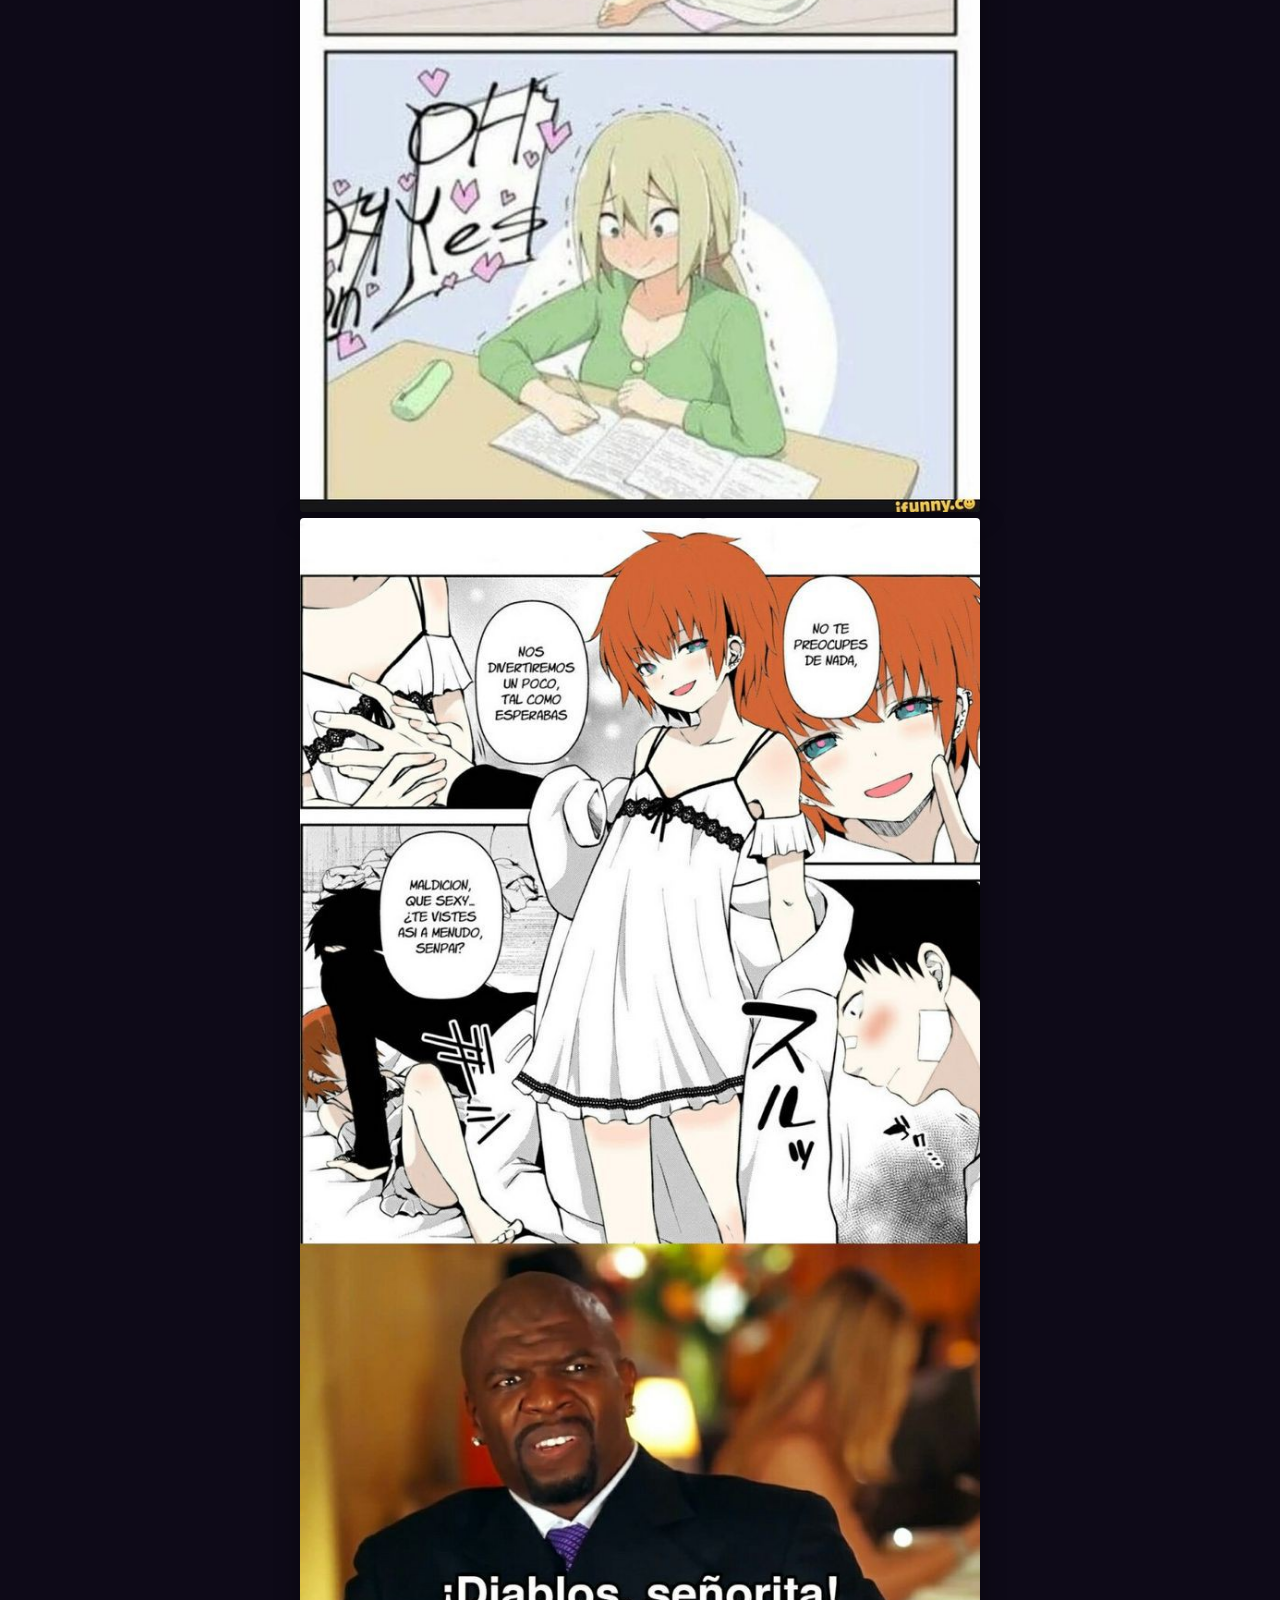
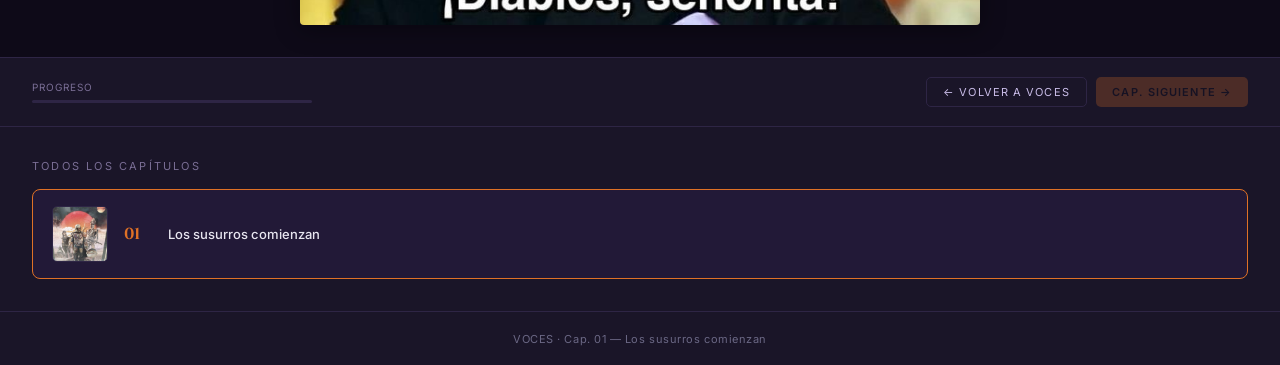
<file: historias/voces/capitulos/cap01/index.html>
<!DOCTYPE html>
<html lang="es">
<head>
  <meta charset="UTF-8">
  <meta name="viewport" content="width=device-width, initial-scale=1.0">
  <title>VOCES — Cap. 01: Los susurros comienzan</title>
  <link rel="stylesheet" href="../../../../style.css">
  <link rel="stylesheet" href="../../voces.css">
  <link rel="stylesheet" href="lector.css">
  <link href="https://fonts.googleapis.com/css2?family=Cinzel:wght@400;600&family=Inter:wght@300;400;500&display=swap" rel="stylesheet">
</head>
<body>

  <!-- BARRA FLOTANTE EN FULLSCREEN -->
  <div class="barra-fs" id="barra-fs">
    <a href="../../index.html" class="barra-link">← VOCES</a>
    <div class="barra-sep"></div>
    <span class="lector-cap-nombre">Capítulo 01 — Los susurros comienzan</span>
    <button class="btn-salir" onclick="salirFS()">✕ Salir</button>
  </div>

  <!-- BARRA NORMAL -->
  <nav class="barra" id="barra-normal">
    <div class="barra-nav">
      <a href="../../index.html" class="barra-link">← VOCES</a>
    </div>
    <span class="lector-cap-nombre">Capítulo 01 — Los susurros comienzan</span>
    <button class="btn-fullscreen" id="btn-fs" onclick="entrarFS()">⛶ Pantalla completa</button>
  </nav>

  <!-- HEADER -->
  <div class="lector-header">
    <div>
      <p class="lector-cap-num">Capítulo 01</p>
      <h1 class="lector-cap-titulo">Los susurros comienzan</h1>
    </div>
    <div class="lector-cap-nav">
      <button class="cap-nav-btn" disabled>← Anterior</button>
      <!-- Cuando haya cap 02: onclick="location.href='../cap02/index.html'" -->
      <button class="cap-nav-btn" disabled>Siguiente →</button>
    </div>
  </div>

  <!-- LECTOR -->
  <div class="lector-wrap" id="lector-wrap">
    <div class="lector" id="lector">
      <div class="pagina"><img src="pag01.jpg" alt="Página 1"></div>
      <div class="pagina"><img src="pag02.jpg" alt="Página 2"></div>
      <div class="pagina"><img src="pag03.jpg" alt="Página 3"></div>
      <div class="pagina"><img src="pag04.jpg" alt="Página 4"></div>
      <div class="pagina"><img src="pag05.jpg" alt="Página 5"></div>
      <div class="pagina"><img src="pag06.jpg" alt="Página 6"></div>
      <div class="pagina"><img src="pag07.jpg" alt="Página 7"></div>
      <div class="pagina"><img src="pag08.jpg" alt="Página 8"></div>
      

      <!--
      PLANTILLA — copia para agregar más páginas:
      <div class="pagina"><img src="pag13.jpg" alt="Página 13"></div>
      -->
    </div>
  </div>

  <!-- FOOTER -->
  <div class="lector-footer">
    <div class="lector-progreso">
      <p class="progreso-label">Progreso</p>
      <div class="progreso-barra">
        <div class="progreso-fill" id="progreso"></div>
      </div>
    </div>
    <div class="lector-nav">
      <button class="btn-cap btn-prev" onclick="location.href='../../index.html'">← Volver a VOCES</button>
      <button class="btn-cap btn-next" disabled>Cap. siguiente →</button>
    </div>
  </div>

  <!-- LISTA DE CAPÍTULOS -->
  <div class="lector-capitulos">
    <p class="lector-capitulos-label">Todos los capítulos</p>
    <div class="capitulo-lista">

      <a href="../cap01/index.html" class="capitulo activo-cap">
        <div class="cap-thumb">
          <img src="pag01.jpg" alt="Cap 01">
        </div>
        <span class="cap-num">01</span>
        <div class="cap-info">
          <p class="cap-titulo-item">Los susurros comienzan</p>
        </div>
      </a>

      <!--
      PLANTILLA — copia para agregar más capítulos:
      <a href="../cap02/index.html" class="capitulo">
        <div class="cap-thumb">
          <img src="../cap02/pag01.jpg" alt="Cap 02">
        </div>
        <span class="cap-num">02</span>
        <div class="cap-info">
          <p class="cap-titulo-item">Título del capítulo</p>
        </div>
      </a>
      -->

    </div>
  </div>

  <footer class="interior-pie">
    VOCES · Cap. 01 — Los susurros comienzan
  </footer>

  <script>
/* ---- PROGRESO ---- */
window.addEventListener('scroll', actualizarProgreso);
function actualizarProgreso() {
  const lector = document.getElementById('lector');
  const wrap = document.getElementById('lector-wrap');
  const enFS = !!(document.fullscreenElement || document.webkitFullscreenElement);
  
  let scroll, total;
  if (enFS) {
    scroll = wrap.scrollTop;
    total = wrap.scrollHeight - wrap.clientHeight;
  } else {
    total = lector.offsetHeight - window.innerHeight;
    scroll = Math.max(0, window.scrollY - lector.offsetTop);
  }
  const pct = Math.min(100, (scroll / Math.max(1, total)) * 100);
  document.getElementById('progreso').style.width = pct + '%';
}

// Escuchar scroll tanto del window como del wrap
window.addEventListener('scroll', actualizarProgreso);
document.getElementById('lector-wrap').addEventListener('scroll', actualizarProgreso);

  /* ---- PANTALLA COMPLETA (Fullscreen API) ---- */
  let fsActivo = false;
  let timerFS;

  function entrarFS() {
    const wrap = document.getElementById('lector-wrap');
    if (wrap.requestFullscreen) wrap.requestFullscreen();
    else if (wrap.webkitRequestFullscreen) wrap.webkitRequestFullscreen();
    else if (wrap.mozRequestFullScreen) wrap.mozRequestFullScreen();
  }

  function salirFS() {
    if (document.exitFullscreen) document.exitFullscreen();
    else if (document.webkitExitFullscreen) document.webkitExitFullscreen();
    else if (document.mozCancelFullScreen) document.mozCancelFullScreen();
  }

  document.addEventListener('fullscreenchange', manejarCambioFS);
  document.addEventListener('webkitfullscreenchange', manejarCambioFS);

  function manejarCambioFS() {
    fsActivo = !!(document.fullscreenElement || document.webkitFullscreenElement);
    const barraFS = document.getElementById('barra-fs');
    const barraNormal = document.getElementById('barra-normal');

    if (fsActivo) {
      barraFS.classList.add('visible');
      barraNormal.style.display = 'none';
      activarAutoOcultar();
    } else {
      barraFS.classList.remove('visible');
      barraFS.classList.remove('oculta');
      barraNormal.style.display = '';
      clearTimeout(timerFS);
    }
  }

  function activarAutoOcultar() {
    const barraFS = document.getElementById('barra-fs');
    const wrap = document.getElementById('lector-wrap');
    function mostrar() {
      barraFS.classList.remove('oculta');
      clearTimeout(timerFS);
      timerFS = setTimeout(() => { if (fsActivo) barraFS.classList.add('oculta'); }, 2500);
    }
    wrap.addEventListener('mousemove', mostrar);
    wrap.addEventListener('scroll', mostrar);
    mostrar();
  }

  document.addEventListener('keydown', e => {
    if (e.key === 'Escape' && fsActivo) salirFS();
  });
  </script>

</body>
</html>
</file>
<file: style.css>
/* ===========================================
   MIS HISTORIAS — Estilos principales
   Paleta: #222034 / #df7126 / #45283c / #8f563b
   ============================================= */

*, *::before, *::after { box-sizing: border-box; margin: 0; padding: 0; }

body {
  font-family: 'Inter', sans-serif;
  min-height: 100vh;
}

a { text-decoration: none; color: inherit; }

/* ================================================
   ZONA 1 — BANNER #222034
   ================================================ */
.banner {
  background: #222034;
  width: 100%;
  aspect-ratio: 16/6;
  display: flex;
  align-items: center;
  justify-content: center;
  overflow: hidden;
  position: relative;
}

.banner img {
  width: 100%;
  height: 100%;
  object-fit: cover;
  display: block;
}

.banner-placeholder {
  display: flex;
  flex-direction: column;
  align-items: center;
  gap: 8px;
  color: #3a3858;
  pointer-events: none;
}

.banner-placeholder-icono { font-size: 2rem; }

.banner-placeholder-texto {
  font-size: 11px;
  letter-spacing: .2em;
  text-transform: uppercase;
}

/* ================================================
   ZONA 2 — BARRA #df7126
   ================================================ */
.barra {
  background: #df7126;
  padding: .6rem 2rem;
  display: flex;
  align-items: center;
  gap: 1rem;
  flex-wrap: wrap;
}

.barra-nav {
  display: flex;
  gap: .8rem;
  align-items: center;
}

.barra-link {
  font-size: 11px;
  letter-spacing: .12em;
  text-transform: uppercase;
  color: #fff;
  font-weight: 500;
  cursor: pointer;
  opacity: .85;
  transition: opacity .15s;
}

.barra-link:hover { opacity: 1; }

.barra-sep {
  width: 1px;
  height: 14px;
  background: rgba(255,255,255,.3);
}

.barra-busqueda {
  flex: 1;
  min-width: 120px;
  background: rgba(0,0,0,.15);
  border: none;
  border-radius: 4px;
  padding: 6px 12px;
  font-size: 12px;
  color: #fff;
  font-family: 'Inter', sans-serif;
  outline: none;
}

.barra-busqueda::placeholder { color: rgba(255,255,255,.6); }

.toggle-label {
  font-size: 10px;
  color: rgba(255,255,255,.7);
  letter-spacing: .1em;
  text-transform: uppercase;
  white-space: nowrap;
}

.toggle {
  width: 36px;
  height: 20px;
  border-radius: 10px;
  background: rgba(0,0,0,.2);
  border: none;
  cursor: pointer;
  position: relative;
  flex-shrink: 0;
}

.toggle-circulo {
  position: absolute;
  top: 3px;
  left: 3px;
  width: 14px;
  height: 14px;
  border-radius: 50%;
  background: #fff;
  transition: transform .3s;
}

body.oscuro .toggle-circulo { transform: translateX(16px); }

/* ================================================
   ZONA 3 — CARRUSEL #45283c
   ================================================ */
.carrusel-wrap {
  background: #45283c;
  padding: 1.8rem 0;
}

.carrusel-header {
  display: flex;
  align-items: center;
  justify-content: space-between;
  padding: 0 2rem;
  margin-bottom: 1.2rem;
}

.carrusel-titulo {
  font-size: 11px;
  letter-spacing: .2em;
  text-transform: uppercase;
  color: #c9a0b8;
}

.carrusel-nav { display: flex; gap: 6px; }

.nav-btn {
  width: 28px;
  height: 28px;
  border: 1px solid rgba(255,255,255,.2);
  background: rgba(255,255,255,.08);
  border-radius: 50%;
  cursor: pointer;
  display: flex;
  align-items: center;
  justify-content: center;
  font-size: 13px;
  color: #f0eef8;
  transition: background .15s;
}

.nav-btn:hover { background: rgba(255,255,255,.18); }

.carrusel-pista-wrap {
  overflow: hidden;
  padding: 0 2rem;
}

.carrusel-pista {
  display: flex;
  gap: 14px;
  transition: transform .35s cubic-bezier(.4,0,.2,1);
}

.slide {
  flex: 0 0 150px;
  cursor: pointer;
}

.slide-portada {
  width: 150px;
  height: 210px;
  border-radius: 6px;
  display: flex;
  align-items: center;
  justify-content: center;
  font-size: 2.8rem;
  margin-bottom: .7rem;
  border: 1px solid rgba(255,255,255,.12);
  background: #3a1f32;
  overflow: hidden;
  transition: border-color .2s;
}

/* Para imagen de portada real dentro del slide:
   <div class="slide-portada"><img src="..." alt="..."></div> */
.slide-portada img {
  width: 100%;
  height: 100%;
  object-fit: cover;
}

.slide:hover .slide-portada { border-color: #df7126; }

.slide-titulo {
  font-family: 'Cinzel', serif;
  font-size: 11px;
  font-weight: 600;
  color: #f0eef8;
  line-height: 1.4;
  margin-bottom: 4px;
}

.slide-tag {
  font-size: 9px;
  letter-spacing: .12em;
  text-transform: uppercase;
  color: #c9a0b8;
}

.carrusel-dots {
  display: flex;
  justify-content: center;
  gap: 6px;
  padding: 1.2rem 0 0;
}

.dot {
  width: 5px;
  height: 5px;
  border-radius: 50%;
  background: rgba(255,255,255,.2);
  cursor: pointer;
  transition: background .2s;
}

.dot.activo { background: #df7126; }

/* ================================================
   ZONA 4 — EXTENSIÓN #8f563b
   ================================================ */
.extension {
  background: #8f563b;
  padding: 2rem;
}

.ext-label {
  font-size: 11px;
  letter-spacing: .2em;
  text-transform: uppercase;
  color: #f5d5b8;
  margin-bottom: 1.2rem;
}

.grid {
  display: grid;
  grid-template-columns: repeat(auto-fill, minmax(175px, 1fr));
  gap: 1rem;
}

.tarjeta {
  background: #7a4830;
  border: 1px solid rgba(255,255,255,.1);
  border-radius: 8px;
  overflow: hidden;
  cursor: pointer;
  display: block;
  transition: border-color .2s;
}

.tarjeta:hover { border-color: #df7126; }

.tarjeta-portada {
  width: 100%;
  aspect-ratio: 3/2;
  display: flex;
  align-items: center;
  justify-content: center;
  font-size: 2rem;
  border-bottom: 1px solid rgba(255,255,255,.08);
  background: #6b3d28;
  overflow: hidden;
}

/* Para imagen real en tarjeta:
   <div class="tarjeta-portada"><img src="..." alt="..."></div> */
.tarjeta-portada img {
  width: 100%;
  height: 100%;
  object-fit: cover;
}

.tarjeta-info { padding: .8rem 1rem; }

.tarjeta-titulo {
  font-family: 'Cinzel', serif;
  font-size: 12px;
  font-weight: 600;
  color: #f5d5b8;
  margin-bottom: 5px;
  line-height: 1.3;
}

.tarjeta-meta {
  display: flex;
  align-items: center;
  justify-content: space-between;
}

.tag {
  font-size: 9px;
  letter-spacing: .1em;
  text-transform: uppercase;
  padding: 2px 7px;
  border-radius: 3px;
  background: rgba(0,0,0,.2);
  color: #f5c89a;
}

.estado {
  font-size: 9px;
  color: #c9946a;
}

.nueva {
  background: #df7126;
  color: #fff;
  font-size: 9px;
  padding: 2px 7px;
  border-radius: 3px;
  letter-spacing: .1em;
  text-transform: uppercase;
}

.tarjeta.vacia {
  border-style: dashed;
  border-color: rgba(255,255,255,.15);
  display: flex;
  align-items: center;
  justify-content: center;
  min-height: 120px;
  cursor: default;
  text-align: center;
}

.tarjeta.vacia:hover { border-color: rgba(255,255,255,.15); }

.vacia-icono {
  font-size: 1.5rem;
  color: rgba(255,255,255,.2);
  margin-bottom: 4px;
}

.vacia-texto {
  font-size: 11px;
  letter-spacing: .05em;
  color: rgba(255,255,255,.2);
}

/* ================================================
   PIE DE PÁGINA
   ================================================ */
.pie {
  background: #7a4830;
  padding: 1.5rem 2rem;
  border-top: 1px solid rgba(0,0,0,.15);
  font-size: 11px;
  color: #c9946a;
  text-align: center;
  letter-spacing: .05em;
}

/* ================================================
   PÁGINA INTERIOR (historias/xxx/index.html)
   ================================================ */
.interior-hero {
  background: #222034;
  padding: 2.5rem 2rem 2rem;
  border-bottom: 3px solid #df7126;
}

.interior-back {
  font-size: 12px;
  color: #9990b8;
  letter-spacing: .1em;
  text-transform: uppercase;
  display: inline-flex;
  align-items: center;
  gap: 6px;
  margin-bottom: 1.5rem;
  transition: color .15s;
}

.interior-back:hover { color: #df7126; }

.interior-titulo {
  font-family: 'Cinzel', serif;
  font-size: clamp(1.8rem, 5vw, 2.8rem);
  font-weight: 600;
  color: #f0eef8;
  line-height: 1.1;
  margin-bottom: .6rem;
}

.interior-tags {
  display: flex;
  gap: 8px;
  flex-wrap: wrap;
  margin-bottom: 1rem;
}

.interior-desc {
  font-size: 15px;
  color: #9990b8;
  line-height: 1.7;
  max-width: 600px;
}

.tag-estado {
  font-size: 10px;
  background: rgba(223,113,38,.2);
  color: #df7126;
  padding: 3px 10px;
  border-radius: 20px;
  letter-spacing: .1em;
  text-transform: uppercase;
}

.interior-cuerpo {
  background: #2e2a45;
  padding: 2rem;
  min-height: 60vh;
}

.bloque {
  background: #222034;
  border: 1px solid #3a3858;
  border-radius: 10px;
  padding: 1.5rem;
  margin-bottom: 1.2rem;
}

.bloque-titulo {
  font-family: 'Cinzel', serif;
  font-size: 12px;
  font-weight: 600;
  color: #df7126;
  letter-spacing: .12em;
  text-transform: uppercase;
  margin-bottom: 1rem;
}

.bloque p {
  font-size: 14px;
  color: #9990b8;
  line-height: 1.8;
  margin-bottom: .8rem;
}

.bloque p:last-child { margin-bottom: 0; }

.interior-pie {
  background: #222034;
  padding: 1.5rem 2rem;
  border-top: 1px solid #3a3858;
  font-size: 11px;
  color: #6b6885;
  text-align: center;
  letter-spacing: .05em;
}

/* ================================================
   BÚSQUEDA — oculta tarjetas que no coincidan
   ================================================ */
.tarjeta.oculta { display: none; }

/* ================================================
   RESPONSIVE
   ================================================ */
@media (max-width: 600px) {
  .barra { gap: .6rem; }
  .barra-nav { display: none; }
  .interior-titulo { font-size: 1.6rem; }
  .banner { aspect-ratio: 4/3; }
}

/* ================================================
   SECCIÓN SAGAS
   ================================================ */
.sagas-wrap { background: #45283c; }

.saga-tabs-bar {
  display: flex;
  align-items: center;
  padding: 0 2rem;
  border-bottom: 1px solid rgba(255,255,255,.1);
  overflow-x: auto;
  -ms-overflow-style: none;
  scrollbar-width: none;
}

.saga-tabs-bar::-webkit-scrollbar { display: none; }

.saga-tab {
  position: relative;
  padding: 1rem 1.4rem;
  cursor: pointer;
  opacity: .45;
  transition: opacity .2s;
  flex-shrink: 0;
  display: flex;
  align-items: center;
  justify-content: center;
}

.saga-tab:hover { opacity: .75; }
.saga-tab.activo { opacity: 1; }

.saga-tab::after {
  content: '';
  position: absolute;
  bottom: -1px;
  left: 1rem;
  right: 1rem;
  height: 2px;
  background: transparent;
  border-radius: 2px;
  transition: background .2s;
}

.saga-tab.activo::after { background: #fff; }

.saga-tab img {
  height: 26px;
  max-width: 120px;
  object-fit: contain;
  display: block;
}

.saga-tab-texto {
  font-family: 'Cinzel', serif;
  font-size: 13px;
  font-weight: 600;
  color: #fff;
  letter-spacing: .05em;
  white-space: nowrap;
}

.sagas-body {
  display: grid;
  grid-template-columns: 220px 1fr;
  min-height: 280px;
}

.saga-portada-wrap {
  display: flex;
  flex-direction: column;
  position: relative;
  overflow: hidden;
  background: transparent;
}

.saga-portada-bg {
  position: absolute;
  inset: 0;
  display: flex;
  align-items: center;
  justify-content: center;
  font-size: 6rem;
  color: #3a2850;
}

.saga-portada-bg img {
  width: 100%;
  height: 100%;
  object-fit: cover;
  opacity: 1;
}

.saga-portada-overlay {
  position: absolute;
  inset: 0;
  background: none;
}

.saga-portada-info {
  position: relative;
  z-index: 1;
  margin-top: auto;
  padding: 0 1.2rem 1.4rem;
  display: flex;
  flex-direction: column;
  align-items: center;
  gap: .5rem;
  width: 100%;
  text-align: center;
}

.saga-nombre-img img {
  max-width: 140px;
  max-height: 50px;
  object-fit: contain;  
}

.saga-nombre-placeholder {
  font-size: 10px;
  letter-spacing: .12em;
  text-transform: uppercase;
  color: rgba(255,255,255,.3);
  border: 1px dashed rgba(255,255,255,.15);
  border-radius: 4px;
  padding: 5px 10px;
}

.saga-nombre-fallback {
  font-family: 'Cinzel', serif;
  font-size: 11px;
  color: rgba(255,255,255,.35);
}

.saga-historias-outer {
  display: flex;
  align-items: center;
  gap: .6rem;
  padding: 1.2rem .8rem 1.2rem 1.2rem;
  overflow: hidden;
}

.saga-flecha {
  width: 30px;
  height: 30px;
  border-radius: 50%;
  background: rgba(255,255,255,.1);
  border: 1px solid rgba(255,255,255,.2);
  color: #fff;
  font-size: .95rem;
  cursor: pointer;
  display: flex;
  align-items: center;
  justify-content: center;
  flex-shrink: 0;
  transition: background .15s;
}

.saga-flecha:hover { background: rgba(255,255,255,.2); }
.saga-flecha:disabled { opacity: .15; cursor: default; }

.saga-historias-pista-wrap { overflow: hidden; flex: 1; }

.saga-historias-pista {
  display: flex;
  gap: 10px;
  transition: transform .35s cubic-bezier(.4,0,.2,1);
  cursor: grab;
  -ms-overflow-style: none;
  scrollbar-width: none;
}

.saga-historias-pista:active { cursor: grabbing; }
.saga-historias-pista::-webkit-scrollbar { display: none; }

.saga-historia-slide { flex: 0 0 160px; cursor: pointer; }

.saga-historia-portada {
  width: 160px;
  height: 226px;
  border-radius: 7px;
  display: flex;
  align-items: center;
  justify-content: center;
  font-size: 2.8rem;
  background: #3a1f32;
  border: 1px solid rgba(255,255,255,.1);
  overflow: hidden;
  transition: border-color .2s, transform .2s;
}

.saga-historia-portada img {
  width: 100%;
  height: 100%;
  object-fit: cover;
}

.saga-historia-slide:hover .saga-historia-portada {
  border-color: #df7126;
  transform: scale(1.04);
}

.estado { font-size: 9px; color: #c9946a; }

@media (max-width: 600px) {
  .sagas-body { grid-template-columns: 1fr; }
  .saga-portada-wrap { min-height: 160px; }
}

/* GÉNEROS */
.generos-wrap {
  background: #45283c;
  padding: 1.5rem 2rem 1.8rem;
  border-top: 1px solid rgba(255,255,255,.08);
}

.generos-label {
  font-size: 11px;
  letter-spacing: .2em;
  text-transform: uppercase;
  color: #c9a0b8;
  margin-bottom: 1.2rem;
}

.generos-lista {
  display: flex;
  gap: 1.2rem;
  overflow-x: auto;
  padding-bottom: .5rem;
  -ms-overflow-style: none;
  scrollbar-width: none;
}

.generos-lista::-webkit-scrollbar { display: none; }

.genero {
  display: flex;
  flex-direction: column;
  align-items: center;
  gap: .5rem;
  cursor: pointer;
  flex-shrink: 0;
  transition: opacity .2s;
}

.genero:hover { opacity: .85; }

.genero.activo .genero-icono {
  border-color: #df7126;
  background: rgba(223,113,38,.15);
}

.genero.activo .genero-nombre { color: #df7126; }

.genero-icono {
  width: 72px;
  height: 72px;
  border-radius: 50%;
  background: rgba(255,255,255,.08);
  border: 2px solid transparent;
  display: flex;
  align-items: center;
  justify-content: center;
  overflow: hidden;
  transition: border-color .2s, background .2s;
}

.genero-icono img {
  width: 100%;
  height: 100%;
  object-fit: cover;
  border-radius: 50%;
}

.genero-icono-emoji { font-size: 2rem; }

.genero-nombre {
  font-size: 11px;
  letter-spacing: .08em;
  text-transform: uppercase;
  color: rgba(255,255,255,.6);
  transition: color .2s;
  text-align: center;
}

.sin-resultados {
  font-size: 13px;
  color: #c9946a;
  font-style: italic;
  padding: .5rem 0;
  display: none;
}

.sin-resultados.visible { display: block; }
/* ================================================
   SECCIÓN JUEGOS — agregar al final de style.css
   ================================================ */

.juegos-wrap {
  background: #1b2838;
  padding: 2rem;
}

.juegos-header {
  display: flex;
  align-items: center;
  justify-content: space-between;
  margin-bottom: 1.2rem;
}

.juegos-label {
  font-size: 11px;
  letter-spacing: .2em;
  text-transform: uppercase;
  color: #5a7a94;
}

.juegos-ver-todos {
  font-size: 11px;
  letter-spacing: .1em;
  text-transform: uppercase;
  color: #df7126;
  text-decoration: none;
  transition: opacity .15s;
}

.juegos-ver-todos:hover { opacity: .75; }

.juegos-grid {
  display: grid;
  grid-template-columns: repeat(auto-fill, minmax(200px, 1fr));
  gap: 1rem;
}

.juego-tarjeta {
  background: #16202d;
  border: 1px solid #2a3f5f;
  border-radius: 8px;
  overflow: hidden;
  display: block;
  text-decoration: none;
  color: inherit;
  transition: border-color .2s, transform .2s;
}

.juego-tarjeta:hover {
  border-color: #df7126;
  transform: translateY(-3px);
}

.juego-portada {
  width: 100%;
  aspect-ratio: 3/4;
  background: #0e1621;
  display: flex;
  align-items: center;
  justify-content: center;
  font-size: 3rem;
  overflow: hidden;
  border-bottom: 1px solid #2a3f5f;
}

.juego-portada img {
  width: 100%;
  height: 100%;
  object-fit: cover;
  display: block;
}

.juego-info { padding: .8rem 1rem; }

.juego-titulo {
  font-family: 'Cinzel', serif;
  font-size: 12px;
  font-weight: 600;
  color: #c6d4df;
  margin-bottom: 5px;
  line-height: 1.3;
}

.juego-meta {
  display: flex;
  align-items: center;
  justify-content: space-between;
  gap: 6px;
  flex-wrap: wrap;
}

.juego-tag {
  font-size: 9px;
  letter-spacing: .1em;
  text-transform: uppercase;
  color: #5a7a94;
}

.juego-estado {
  font-size: 9px;
  padding: 2px 7px;
  border-radius: 3px;
  letter-spacing: .1em;
  text-transform: uppercase;
  white-space: nowrap;
}

.en-desarrollo { background: rgba(223,113,38,.2); color: #df7126; }
.pronto        { background: rgba(100,150,200,.15); color: #6ab3e8; }
.completado    { background: rgba(100,200,100,.15); color: #6acf8a; }
</file>
<file: historias/voces/voces.css>
/* =============================================
   VOCES — Estilos específicos de esta historia
   Cambia los colores aquí para personalizar
   sin afectar el resto del sitio.
   ============================================= */

/* HERO */
.historia-hero {
  position: relative;
  width: 100%;
  aspect-ratio: 16/7;
  overflow: hidden;
  display: flex;
  align-items: center;
  justify-content: center;
}

.historia-hero-bg {
  position: absolute;
  inset: 0;
  width: 100%;
  height: 100%;
  object-fit: cover;
  image-rendering: pixelated;
}

.historia-hero-overlay {
  position: absolute;
  inset: 0;
  background: linear-gradient(
    to top,
    rgba(14,10,24,.92) 0%,
    rgba(14,10,24,.25) 55%,
    rgba(14,10,24,.5) 100%
  );
}

.historia-back {
  position: absolute;
  top: 1rem;
  left: 2rem;
  z-index: 2;
  font-size: 11px;
  letter-spacing: .15em;
  text-transform: uppercase;
  color: rgba(255,255,255,.5);
  display: inline-flex;
  align-items: center;
  gap: 6px;
  text-decoration: none;
  transition: color .15s;
}

.historia-back:hover { color: #df7126; }

/* IMAGEN DEL TÍTULO */
.titulo-img-wrap {
  position: relative;
  z-index: 1;
  display: flex;
  align-items: center;
  justify-content: flex-start;
  width: 100%;
  padding: 2rem;
}

.titulo-img {
  max-width: 50%;
  max-height: 45%;
  object-fit: contain;
  image-rendering: pixelated;
  image-rendering: crisp-edges;
  filter: drop-shadow(0 0 12px rgba(0,0,0,.9))
          drop-shadow(0 0 24px rgba(0,0,0,.7));
}

/* INFO DEBAJO DEL HERO */
.historia-info {
  background: #1a1528;
  padding: 1.4rem 2rem;
  border-bottom: 1px solid #2e2545;
}

.historia-tags {
  display: flex;
  gap: 8px;
  flex-wrap: wrap;
  margin-bottom: .6rem;
}

.historia-desc {
  font-size: 14px;
  color: #9990b8;
  line-height: 1.7;
  max-width: 560px;
}

/* CUERPO */
.cuerpo {
  background: #1a1528;
  padding: 1.5rem 2rem;
  min-height: 50vh;
}

.tabs {
  display: flex;
  border-bottom: 1px solid #2e2545;
  margin-bottom: 1.8rem;
}

.tab {
  font-size: 11px;
  letter-spacing: .15em;
  text-transform: uppercase;
  padding: .7rem 1.2rem;
  color: #7a6e95;
  cursor: pointer;
  border-bottom: 2px solid transparent;
  margin-bottom: -1px;
  transition: color .15s, border-color .15s;
}

.tab:hover { color: #c9bce8; }
.tab.activo { color: #df7126; border-bottom-color: #df7126; }

.panel { display: none; }
.panel.activo { display: block; }

/* CAPÍTULOS */
.capitulo-lista { display: flex; flex-direction: column; gap: .7rem; }

.capitulo {
  background: #221937;
  border: 1px solid #2e2545;
  border-radius: 8px;
  padding: 1rem 1.2rem;
  display: flex;
  align-items: center;
  gap: 1rem;
  cursor: pointer;
  text-decoration: none;
  color: inherit;
  transition: border-color .2s;
}

.capitulo:hover { border-color: #df7126; }

.cap-num {
  font-family: 'Cinzel', serif;
  font-size: 1.1rem;
  font-weight: 700;
  color: #df7126;
  min-width: 32px;
}

.cap-info { flex: 1; }
.cap-titulo { font-size: 13px; font-weight: 500; color: #e8e6f0; margin-bottom: 3px; }
.cap-meta { font-size: 11px; color: #7a6e95; }

.cap-estado {
  font-size: 10px;
  padding: 2px 8px;
  border-radius: 3px;
  background: rgba(223,113,38,.15);
  color: #df7126;
  letter-spacing: .1em;
  text-transform: uppercase;
  white-space: nowrap;
}

.cap-estado.borrador {
  background: rgba(120,100,180,.15);
  color: #b4a0e0;
}

/* GALERÍA */
.galeria {
  display: grid;
  grid-template-columns: repeat(auto-fill, minmax(130px, 1fr));
  gap: .8rem;
}

.galeria-item {
  aspect-ratio: 1;
  border-radius: 6px;
  border: 1px solid #2e2545;
  background: #221937;
  overflow: hidden;
  cursor: pointer;
  transition: border-color .2s;
}

.galeria-item:hover { border-color: #df7126; }

.galeria-item img {
  width: 100%;
  height: 100%;
  object-fit: cover;
  display: block;
}

.vacio-texto {
  font-size: 13px;
  color: #7a6e95;
  font-style: italic;
  padding: 1rem 0;
}

/* NOTAS */
.nota {
  background: #221937;
  border: 1px solid #2e2545;
  border-left: 3px solid #df7126;
  border-radius: 0 8px 8px 0;
  padding: 1.2rem 1.4rem;
  margin-bottom: 1rem;
}

.nota-header {
  display: flex;
  align-items: flex-start;
  justify-content: space-between;
  margin-bottom: .8rem;
  gap: 1rem;
}

.nota-meta { flex: 1; }

.nota-titulo-input {
  background: transparent;
  border: none;
  font-family: 'Cinzel', serif;
  font-size: 14px;
  font-weight: 600;
  color: #e8e6f0;
  width: 100%;
  outline: none;
  margin-bottom: 4px;
}

.nota-titulo-input::placeholder { color: #3a2850; }

.nota-fecha {
  font-size: 10px;
  color: #7a6e95;
  letter-spacing: .1em;
  text-transform: uppercase;
}

.nota-borrar {
  background: transparent;
  border: none;
  color: #3a2850;
  cursor: pointer;
  font-size: 1rem;
  transition: color .15s;
}

.nota-borrar:hover { color: #ef4444; }

.nota-texto {
  width: 100%;
  background: transparent;
  border: none;
  color: #c9bce8;
  font-size: 13px;
  line-height: 1.8;
  resize: none;
  outline: none;
  font-family: 'Inter', sans-serif;
  min-height: 60px;
}

.nota-texto::placeholder { color: #3a2850; }

.nota-imagenes {
  display: flex;
  flex-wrap: wrap;
  gap: .6rem;
  margin-top: .8rem;
}

.nota-img-wrap {
  position: relative;
  width: 80px;
  height: 80px;
  border-radius: 6px;
  overflow: hidden;
  border: 1px solid #2e2545;
  flex-shrink: 0;
  cursor: pointer;
}

.nota-img-wrap img { width: 100%; height: 100%; object-fit: cover; display: block; }

.nota-img-quitar {
  position: absolute;
  top: 3px; right: 3px;
  width: 16px; height: 16px;
  border-radius: 50%;
  background: rgba(0,0,0,.75);
  border: none;
  color: #fff;
  font-size: 9px;
  cursor: pointer;
  display: none;
  align-items: center;
  justify-content: center;
  z-index: 1;
}

.nota-img-wrap:hover .nota-img-quitar { display: flex; }

.nota-img-placeholder {
  width: 80px;
  height: 80px;
  border-radius: 6px;
  background: #2a1f3d;
  border: 1px dashed #3a2850;
  display: flex;
  flex-direction: column;
  align-items: center;
  justify-content: center;
  gap: 4px;
  cursor: pointer;
  flex-shrink: 0;
  transition: border-color .2s;
}

.nota-img-placeholder:hover { border-color: #df7126; }
.nota-img-placeholder .ph-icono { font-size: 1.2rem; color: #3a2850; }
.nota-img-placeholder .ph-texto { font-size: 9px; color: #3a2850; letter-spacing: .1em; text-transform: uppercase; }

.btn-nueva {
  width: 100%;
  padding: .8rem;
  border: 1px dashed #2e2545;
  border-radius: 8px;
  background: transparent;
  color: #7a6e95;
  font-size: 12px;
  letter-spacing: .12em;
  text-transform: uppercase;
  cursor: pointer;
  transition: border-color .2s, color .2s;
  font-family: 'Inter', sans-serif;
  margin-top: .5rem;
}

.btn-nueva:hover { border-color: #df7126; color: #df7126; }

/* LIGHTBOX */
.lightbox {
  display: none;
  position: fixed;
  inset: 0;
  background: rgba(0,0,0,.93);
  z-index: 100;
  flex-direction: column;
  align-items: center;
  justify-content: center;
  padding: 1rem;
}

.lightbox.abierto { display: flex; }

.lb-top {
  position: fixed;
  top: 0; left: 0; right: 0;
  display: flex;
  align-items: center;
  justify-content: space-between;
  padding: .8rem 1.2rem;
  background: linear-gradient(to bottom, rgba(0,0,0,.6), transparent);
}

.lb-contador { font-size: 12px; color: rgba(255,255,255,.6); letter-spacing: .1em; }

.lb-cerrar {
  background: transparent;
  border: none;
  color: rgba(255,255,255,.7);
  font-size: 1.1rem;
  cursor: pointer;
  padding: 4px 8px;
  border-radius: 4px;
}

.lb-cerrar:hover { color: #fff; }

.lb-centro {
  display: flex;
  align-items: center;
  justify-content: center;
  gap: 1rem;
  width: 100%;
  max-width: 900px;
}

.lb-btn {
  width: 40px; height: 40px;
  border-radius: 50%;
  background: rgba(255,255,255,.1);
  border: 1px solid rgba(255,255,255,.2);
  color: #fff;
  font-size: 1.1rem;
  cursor: pointer;
  flex-shrink: 0;
  transition: background .15s;
  display: flex;
  align-items: center;
  justify-content: center;
}

.lb-btn:hover { background: rgba(255,255,255,.2); }
.lb-btn:disabled { opacity: .2; cursor: default; }

.lb-img-wrap {
  flex: 1;
  display: flex;
  align-items: center;
  justify-content: center;
  max-height: 78vh;
}

.lb-img-wrap img {
  max-width: 100%;
  max-height: 78vh;
  border-radius: 8px;
  object-fit: contain;
}

.lb-miniaturas {
  position: fixed;
  bottom: 0; left: 0; right: 0;
  display: flex;
  justify-content: center;
  gap: .5rem;
  padding: .8rem 1.2rem;
  background: linear-gradient(to top, rgba(0,0,0,.6), transparent);
  overflow-x: auto;
}

.lb-mini {
  width: 44px; height: 44px;
  border-radius: 5px;
  object-fit: cover;
  cursor: pointer;
  border: 2px solid transparent;
  opacity: .5;
  transition: opacity .2s, border-color .2s;
  flex-shrink: 0;
}

.lb-mini.activo { border-color: #df7126; opacity: 1; }

.file-input { display: none; }

/* INTERIOR PIE */
.interior-pie {
  background: #1a1528;
  padding: 1.5rem 2rem;
  border-top: 1px solid #2e2545;
  font-size: 11px;
  color: #6b6885;
  text-align: center;
  letter-spacing: .05em;
}

/* TAG específico de VOCES */
.tag-acento {
  background: rgba(223,113,38,.2);
  color: #df7126;
  border: 1px solid rgba(223,113,38,.3);
  font-size: 9px;
  letter-spacing: .12em;
  text-transform: uppercase;
  padding: 3px 9px;
  border-radius: 3px;
}
.tags{
  background: rgba(180,100,255,.2);
  color: #d4a8ff;
  border: 1px solid rgba(180,100,255,.3);
  font-size: 9px;
  letter-spacing: .12em;
  text-transform: uppercase;
  padding: 3px 9px;
  border-radius: 3px;
}


/* ================================================
   LISTA DE CAPÍTULOS
   ================================================ */
.capitulo-lista { display: flex; flex-direction: column; gap: .7rem; }

.capitulo {
  background: #221937;
  border: 1px solid #2e2545;
  border-radius: 8px;
  padding: 1rem 1.2rem;
  display: flex;
  align-items: center;
  gap: 1rem;
  cursor: pointer;
  text-decoration: none;
  color: inherit;
  transition: border-color .2s, background .2s;
}

.capitulo:hover { border-color: #df7126; background: #2a1f40; }

.cap-thumb {
  width: 56px;
  height: 56px;
  border-radius: 5px;
  background: #3a1f32;
  border: 1px solid #2e2545;
  display: flex;
  align-items: center;
  justify-content: center;
  font-size: 1.5rem;
  flex-shrink: 0;
  overflow: hidden;
}

.cap-thumb img { width: 100%; height: 100%; object-fit: cover; }

.cap-num {
  font-family: 'Cinzel', serif;
  font-size: 1rem;
  font-weight: 700;
  color: #df7126;
  min-width: 28px;
}

.cap-info { flex: 1; }

.cap-titulo-item {
  font-size: 13px;
  font-weight: 500;
  color: #e8e6f0;
}
</file>
<file: juegos/juego-ejemplo/juego.css>
/* =============================================
   PÁGINA DE JUEGO — Estilos
   Copia este archivo para cada juego nuevo
   y personaliza colores si quieres.
   ============================================= */

body { background: #1b2838; color: #c6d4df; }

/* ================================================
   BANNER PRINCIPAL
   Activa/desactiva desde index.html
   ================================================ */
.juego-banner {
  width: 100%;
  aspect-ratio: 16/5;
  overflow: hidden;
  background: #0e1621;
}

.juego-banner img {
  width: 100%;
  height: 100%;
  object-fit: cover;
  display: block;
}

/* Espacio vacío cuando el banner está desactivado */
.juego-banner-vacio {
  height: 1rem;
  background: #0e1621;
}

/* CUERPO */
.juego-body {
  display: grid;
  grid-template-columns: 1fr 280px;
  gap: 1.5rem;
  padding: 1.5rem 2rem;
  max-width: 1100px;
  margin: 0 auto;
}

/* COLUMNA IZQUIERDA */
.juego-titulo-grande {
  font-family: 'Cinzel', serif;
  font-size: clamp(1.4rem, 4vw, 2rem);
  font-weight: 600;
  color: #c6d4df;
  margin-bottom: .6rem;
}

.juego-tags-wrap {
  display: flex;
  gap: 6px;
  flex-wrap: wrap;
  margin-bottom: 1rem;
}

.juego-tag-item {
  font-size: 10px;
  letter-spacing: .1em;
  text-transform: uppercase;
  padding: 3px 8px;
  border-radius: 3px;
  background: rgba(255,255,255,.06);
  color: #5a7a94;
  border: 1px solid #2a3f5f;
}

.juego-desc {
  font-size: 14px;
  color: #8ba3b8;
  line-height: 1.8;
  margin-bottom: 1.5rem;
  border-left: 2px solid #df7126;
  padding-left: 1rem;
}

.juego-seccion-label {
  font-size: 11px;
  letter-spacing: .2em;
  text-transform: uppercase;
  color: #5a7a94;
  margin-bottom: .8rem;
  margin-top: 1.5rem;
}

/* CAPTURAS */
.juego-capturas {
  display: grid;
  grid-template-columns: repeat(3, 1fr);
  gap: 6px;
  margin-bottom: 1.5rem;
}

.captura {
  aspect-ratio: 16/9;
  border-radius: 4px;
  overflow: hidden;
  background: #0e1621;
  border: 1px solid #2a3f5f;
  cursor: pointer;
  transition: border-color .2s;
}

.captura:hover { border-color: #df7126; }

.captura img { width: 100%; height: 100%; object-fit: cover; display: block; }

.captura-placeholder {
  width: 100%;
  height: 100%;
  display: flex;
  align-items: center;
  justify-content: center;
  font-size: 1.5rem;
  color: #2a3f5f;
}

/* DEVLOG */
.devlog-lista { display: flex; flex-direction: column; gap: .7rem; }

.devlog-entrada {
  background: #16202d;
  border: 1px solid #2a3f5f;
  border-radius: 6px;
  padding: 1rem 1.2rem;
  transition: border-color .2s;
}

.devlog-entrada:hover { border-color: #df7126; }

.devlog-fecha {
  font-size: 10px;
  letter-spacing: .1em;
  text-transform: uppercase;
  color: #5a7a94;
  margin-bottom: .3rem;
}

.devlog-titulo {
  font-size: 13px;
  font-weight: 500;
  color: #c6d4df;
  margin-bottom: .4rem;
  font-family: 'Cinzel', serif;
}

.devlog-texto {
  font-size: 13px;
  color: #5a7a94;
  line-height: 1.7;
}

/* COLUMNA DERECHA — FICHA */
.juego-ficha { position: sticky; top: 1rem; }

.ficha-portada {
  width: 100%;
  aspect-ratio: 3/4;
  border-radius: 6px;
  overflow: hidden;
  background: #0e1621;
  border: 1px solid #2a3f5f;
  margin-bottom: 1rem;
  display: flex;
  align-items: center;
  justify-content: center;
  font-size: 4rem;
  color: #2a3f5f;
}

.ficha-portada img { width: 100%; height: 100%; object-fit: cover; display: block; }

.btn-jugar {
  width: 100%;
  padding: .8rem;
  background: #df7126;
  color: #fff;
  border: none;
  border-radius: 4px;
  font-size: 13px;
  font-weight: 600;
  letter-spacing: .08em;
  text-transform: uppercase;
  cursor: pointer;
  font-family: 'Inter', sans-serif;
  margin-bottom: .8rem;
  transition: background .2s;
  display: block;
  text-align: center;
  text-decoration: none;
}

.btn-jugar:hover:not(:disabled) { background: #c8621f; }
.btn-jugar:disabled { background: #2a3f5f; color: #5a7a94; cursor: default; }

.ficha-info {
  background: #16202d;
  border: 1px solid #2a3f5f;
  border-radius: 6px;
  padding: 1rem;
}

.ficha-row {
  display: flex;
  justify-content: space-between;
  align-items: center;
  padding: .5rem 0;
  border-bottom: 1px solid #1e2d3d;
  gap: .5rem;
}

.ficha-row:last-child { border-bottom: none; }
.ficha-key { font-size: 11px; color: #5a7a94; }
.ficha-val { font-size: 11px; color: #c6d4df; text-align: right; }

.juego-estado {
  font-size: 9px;
  padding: 2px 7px;
  border-radius: 3px;
  letter-spacing: .1em;
  text-transform: uppercase;
}

.en-desarrollo { background: rgba(223,113,38,.2); color: #df7126; }
.pronto        { background: rgba(100,150,200,.15); color: #6ab3e8; }
.completado    { background: rgba(100,200,100,.15); color: #6acf8a; }

/* PIE */
.juego-pie {
  padding: 1.5rem 2rem;
  border-top: 1px solid #2a3f5f;
  font-size: 11px;
  color: #3a5570;
  text-align: center;
  margin-top: 2rem;
}

/* RESPONSIVE */
@media (max-width: 700px) {
  .juego-body { grid-template-columns: 1fr; }
  .juego-ficha { position: static; }
  .juego-capturas { grid-template-columns: repeat(2, 1fr); }
}
</file>
<file: juegos/UMBRA/juego.css>
/* =============================================
   PÁGINA DE JUEGO — Estilos
   Copia este archivo para cada juego nuevo
   y personaliza colores si quieres.
   ============================================= */

body { background: #1b2838; color: #c6d4df; }

/* ================================================
   BANNER PRINCIPAL
   Activa/desactiva desde index.html
   ================================================ */
.juego-banner {
  width: 100%;
  aspect-ratio: 16/5;
  overflow: hidden;
  background: #0e1621;
}

.juego-banner img {
  width: 100%;
  height: 100%;
  object-fit: cover;
  display: block;
}

/* Espacio vacío cuando el banner está desactivado */
.juego-banner-vacio {
  height: 1rem;
  background: #0e1621;
}

/* CUERPO */
.juego-body {
  display: grid;
  grid-template-columns: 1fr 280px;
  gap: 1.5rem;
  padding: 1.5rem 2rem;
  max-width: 1100px;
  margin: 0 auto;
}

/* COLUMNA IZQUIERDA */
.juego-titulo-grande {
  font-family: 'Cinzel', serif;
  font-size: clamp(1.4rem, 4vw, 2rem);
  font-weight: 600;
  color: #c6d4df;
  margin-bottom: .6rem;
}

.juego-tags-wrap {
  display: flex;
  gap: 6px;
  flex-wrap: wrap;
  margin-bottom: 1rem;
}

.juego-tag-item {
  font-size: 10px;
  letter-spacing: .1em;
  text-transform: uppercase;
  padding: 3px 8px;
  border-radius: 3px;
  background: rgba(255,255,255,.06);
  color: #5a7a94;
  border: 1px solid #2a3f5f;
}

.juego-desc {
  font-size: 14px;
  color: #8ba3b8;
  line-height: 1.8;
  margin-bottom: 1.5rem;
  border-left: 2px solid #df7126;
  padding-left: 1rem;
}

.juego-seccion-label {
  font-size: 11px;
  letter-spacing: .2em;
  text-transform: uppercase;
  color: #5a7a94;
  margin-bottom: .8rem;
  margin-top: 1.5rem;
}

/* CAPTURAS */
.juego-capturas {
  display: grid;
  grid-template-columns: repeat(3, 1fr);
  gap: 6px;
  margin-bottom: 1.5rem;
}

.captura {
  aspect-ratio: 16/9;
  border-radius: 4px;
  overflow: hidden;
  background: #0e1621;
  border: 1px solid #2a3f5f;
  cursor: pointer;
  transition: border-color .2s;
}

.captura:hover { border-color: #df7126; }

.captura img { width: 100%; height: 100%; object-fit: cover; display: block; }

.captura-placeholder {
  width: 100%;
  height: 100%;
  display: flex;
  align-items: center;
  justify-content: center;
  font-size: 1.5rem;
  color: #2a3f5f;
}

/* DEVLOG */
.devlog-lista { display: flex; flex-direction: column; gap: .7rem; }

.devlog-entrada {
  background: #16202d;
  border: 1px solid #2a3f5f;
  border-radius: 6px;
  padding: 1rem 1.2rem;
  transition: border-color .2s;
}

.devlog-entrada:hover { border-color: #df7126; }

.devlog-fecha {
  font-size: 10px;
  letter-spacing: .1em;
  text-transform: uppercase;
  color: #5a7a94;
  margin-bottom: .3rem;
}

.devlog-titulo {
  font-size: 13px;
  font-weight: 500;
  color: #c6d4df;
  margin-bottom: .4rem;
  font-family: 'Cinzel', serif;
}

.devlog-texto {
  font-size: 13px;
  color: #5a7a94;
  line-height: 1.7;
}

/* COLUMNA DERECHA — FICHA */
.juego-ficha { position: sticky; top: 1rem; }

.ficha-portada {
  width: 100%;
  aspect-ratio: 3/4;
  border-radius: 6px;
  overflow: hidden;
  background: #0e1621;
  border: 1px solid #2a3f5f;
  margin-bottom: 1rem;
  display: flex;
  align-items: center;
  justify-content: center;
  font-size: 4rem;
  color: #2a3f5f;
}

.ficha-portada img { width: 100%; height: 100%; object-fit: cover; display: block; }

.btn-jugar {
  width: 100%;
  padding: .8rem;
  background: #df7126;
  color: #fff;
  border: none;
  border-radius: 4px;
  font-size: 13px;
  font-weight: 600;
  letter-spacing: .08em;
  text-transform: uppercase;
  cursor: pointer;
  font-family: 'Inter', sans-serif;
  margin-bottom: .8rem;
  transition: background .2s;
  display: block;
  text-align: center;
  text-decoration: none;
}

.btn-jugar:hover:not(:disabled) { background: #c8621f; }
.btn-jugar:disabled { background: #2a3f5f; color: #5a7a94; cursor: default; }

.ficha-info {
  background: #16202d;
  border: 1px solid #2a3f5f;
  border-radius: 6px;
  padding: 1rem;
}

.ficha-row {
  display: flex;
  justify-content: space-between;
  align-items: center;
  padding: .5rem 0;
  border-bottom: 1px solid #1e2d3d;
  gap: .5rem;
}

.ficha-row:last-child { border-bottom: none; }
.ficha-key { font-size: 11px; color: #5a7a94; }
.ficha-val { font-size: 11px; color: #c6d4df; text-align: right; }

.juego-estado {
  font-size: 9px;
  padding: 2px 7px;
  border-radius: 3px;
  letter-spacing: .1em;
  text-transform: uppercase;
}

.en-desarrollo { background: rgba(223,113,38,.2); color: #df7126; }
.pronto        { background: rgba(100,150,200,.15); color: #6ab3e8; }
.completado    { background: rgba(100,200,100,.15); color: #6acf8a; }

/* PIE */
.juego-pie {
  padding: 1.5rem 2rem;
  border-top: 1px solid #2a3f5f;
  font-size: 11px;
  color: #3a5570;
  text-align: center;
  margin-top: 2rem;
}

/* RESPONSIVE */
@media (max-width: 700px) {
  .juego-body { grid-template-columns: 1fr; }
  .juego-ficha { position: static; }
  .juego-capturas { grid-template-columns: repeat(2, 1fr); }
}
</file>
<file: historias/voces/capitulos/cap01/lector.css>
/* =============================================
   LECTOR DE CÓMIC — Estilos
   ============================================= */

/* BARRA FLOTANTE EN FULLSCREEN */
.barra-fs {
  display: none;
  position: fixed;
  top: 0; left: 0; right: 0;
  background: #df7126;
  padding: .5rem 1.5rem;
  align-items: center;
  gap: 1rem;
  z-index: 60;
  transition: opacity .3s;
}

.barra-fs.visible { display: flex; }
.barra-fs.oculta { opacity: 0; pointer-events: none; }

.lector-cap-nombre {
  font-family: 'Cinzel', serif;
  font-size: 12px;
  color: #fff;
  flex: 1;
  text-align: center;
  overflow: hidden;
  text-overflow: ellipsis;
  white-space: nowrap;
}

.btn-salir {
  background: rgba(0,0,0,.2);
  border: 1px solid rgba(255,255,255,.3);
  color: #fff;
  border-radius: 5px;
  padding: 4px 10px;
  font-size: 11px;
  cursor: pointer;
  font-family: 'Inter', sans-serif;
  letter-spacing: .08em;
  text-transform: uppercase;
  white-space: nowrap;
}

/* BOTÓN PANTALLA COMPLETA */
.btn-fullscreen {
  background: rgba(0,0,0,.2);
  border: 1px solid rgba(255,255,255,.3);
  color: #fff;
  border-radius: 5px;
  padding: 4px 10px;
  font-size: 11px;
  cursor: pointer;
  font-family: 'Inter', sans-serif;
  letter-spacing: .08em;
  text-transform: uppercase;
  transition: background .2s;
  white-space: nowrap;
  display: flex;
  align-items: center;
  gap: 5px;
}

.btn-fullscreen:hover { background: rgba(0,0,0,.4); }

/* HEADER */
.lector-header {
  background: #1a1528;
  padding: 1.2rem 2rem;
  border-bottom: 1px solid #2e2545;
  display: flex;
  align-items: center;
  justify-content: space-between;
  flex-wrap: wrap;
  gap: 1rem;
}

.lector-cap-num {
  font-size: 10px;
  letter-spacing: .2em;
  text-transform: uppercase;
  color: #df7126;
  margin-bottom: .3rem;
}

.lector-cap-titulo {
  font-family: 'Cinzel', serif;
  font-size: 1.1rem;
  font-weight: 600;
  color: #f0eef8;
}

.lector-cap-nav { display: flex; gap: .6rem; }

.cap-nav-btn {
  padding: 6px 14px;
  border-radius: 5px;
  border: 1px solid #2e2545;
  background: transparent;
  color: #c9bce8;
  font-size: 11px;
  letter-spacing: .1em;
  text-transform: uppercase;
  cursor: pointer;
  font-family: 'Inter', sans-serif;
  transition: border-color .2s, color .2s;
}

.cap-nav-btn:hover:not(:disabled) { border-color: #df7126; color: #df7126; }
.cap-nav-btn:disabled { opacity: .25; cursor: default; }

/* LECTOR WRAP */
.lector-wrap { background: #0e0a18; }

/* LECTOR — páginas centradas */
.lector {
  padding: 2rem 1rem;
  display: flex;
  flex-direction: column;
  align-items: center;
  gap: 6px;
  min-height: 400px;
}

.pagina {
  width: 100%;
  max-width: 680px;
  border-radius: 4px;
  overflow: hidden;
  background: #1a1528;
  box-shadow: 0 4px 24px rgba(0,0,0,.4);
}

.pagina img { width: 100%; display: block; }

/* MODO PANTALLA COMPLETA */
.lector-wrap.fullscreen {
  position: fixed;
  inset: 0;
  z-index: 50;
  background: #0a0812;
  overflow-y: auto;
}

.lector-wrap.fullscreen .lector {
  padding: 4rem 1rem 2rem;
}

.lector-wrap.fullscreen .pagina {
  max-width: min(680px, 92vw);
}

/* FOOTER */
.lector-footer {
  background: #1a1528;
  border-top: 1px solid #2e2545;
  padding: 1.2rem 2rem;
  display: flex;
  align-items: center;
  justify-content: space-between;
  flex-wrap: wrap;
  gap: 1rem;
}

.lector-progreso { flex: 1; max-width: 280px; }

.progreso-label {
  font-size: 10px;
  color: #7a6e95;
  letter-spacing: .1em;
  text-transform: uppercase;
  margin-bottom: .4rem;
}

.progreso-barra {
  height: 3px;
  background: #2e2545;
  border-radius: 2px;
  overflow: hidden;
}

.progreso-fill {
  height: 100%;
  background: #df7126;
  border-radius: 2px;
  width: 0%;
  transition: width .2s;
}

.lector-nav { display: flex; gap: .6rem; }

.btn-cap {
  padding: 7px 16px;
  border-radius: 5px;
  font-size: 11px;
  letter-spacing: .1em;
  text-transform: uppercase;
  cursor: pointer;
  font-family: 'Inter', sans-serif;
  transition: all .2s;
}

.btn-prev {
  border: 1px solid #2e2545;
  background: transparent;
  color: #c9bce8;
}

.btn-prev:hover:not(:disabled) { border-color: #df7126; color: #df7126; }

.btn-next {
  border: none;
  background: #df7126;
  color: #0e0a18;
  font-weight: 600;
}

.btn-next:hover:not(:disabled) { background: #c8621f; }
.btn-next:disabled { opacity: .25; cursor: default; }

/* LISTA DE CAPÍTULOS */
.lector-capitulos {
  background: #1a1528;
  padding: 2rem;
  border-top: 1px solid #2e2545;
}

.lector-capitulos-label {
  font-size: 11px;
  letter-spacing: .2em;
  text-transform: uppercase;
  color: #7a6e95;
  margin-bottom: 1rem;
}

.capitulo.activo-cap { border-color: #df7126; }

.interior-pie {
  background: #1a1528;
  padding: 1.2rem 2rem;
  border-top: 1px solid #2e2545;
  font-size: 11px;
  color: #6b6885;
  text-align: center;
  letter-spacing: .05em;
}

/* RESPONSIVE */
@media (max-width: 600px) {
  .lector-header { flex-direction: column; align-items: flex-start; }
  .lector-footer { flex-direction: column; }
}
.lector-wrap:-webkit-full-screen { background: #0a0812; overflow-y: auto; height: 100vh; }
.lector-wrap:-moz-full-screen    { background: #0a0812; overflow-y: auto; height: 100vh; }
.lector-wrap:fullscreen          { background: #0a0812; overflow-y: auto; height: 100vh; }
</file>
